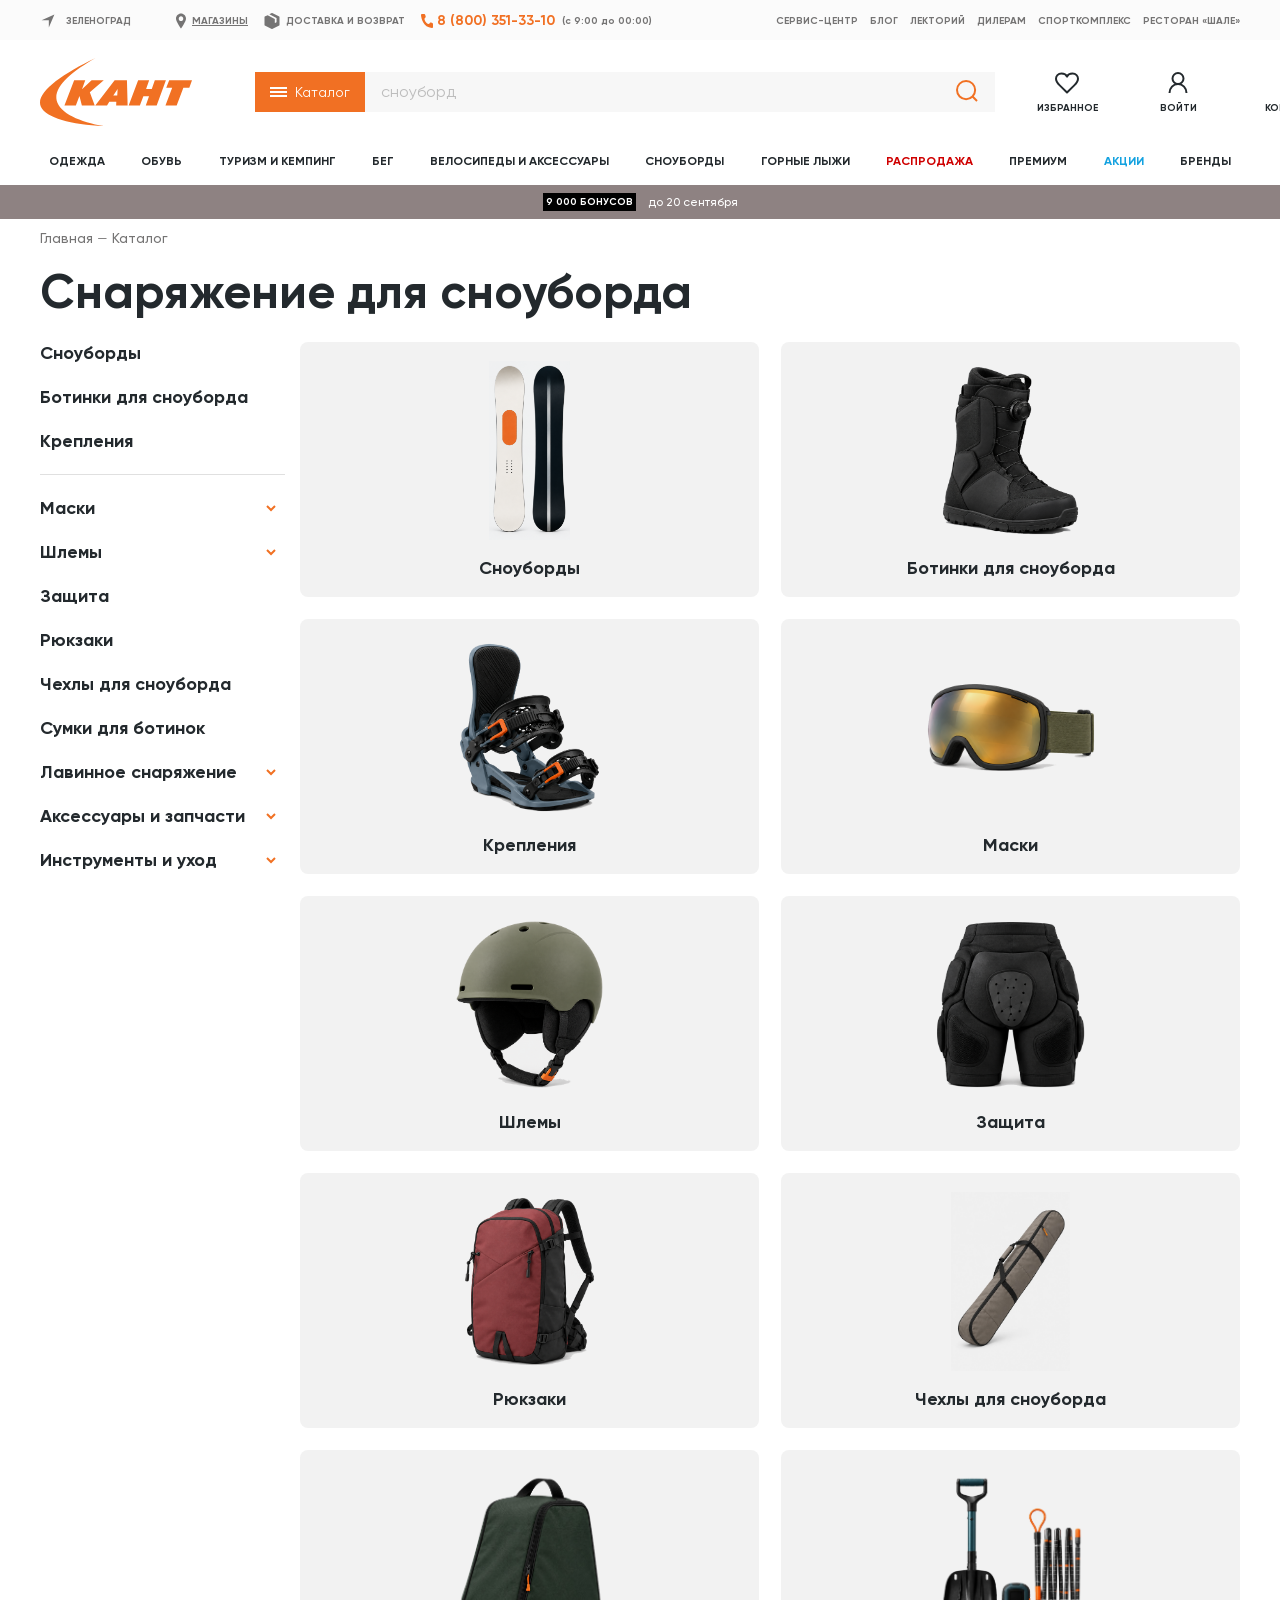
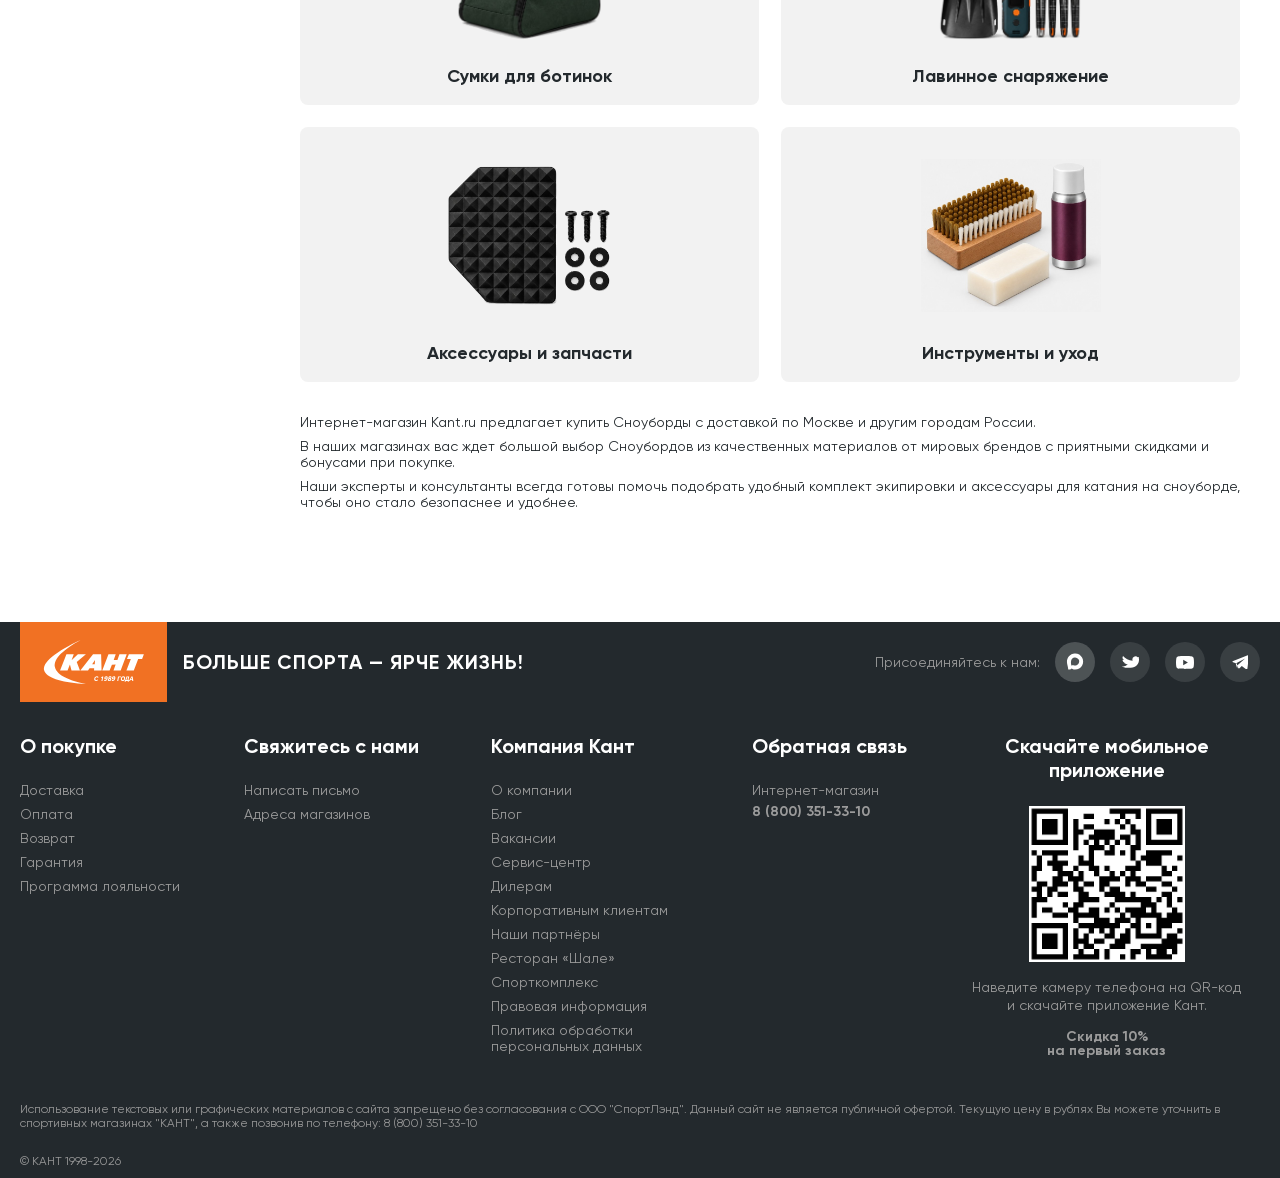
<file: index.html>
<!DOCTYPE html>
<html lang="ru">
<head>
  <meta charset="UTF-8">
  <meta name="viewport" content="width=device-width, initial-scale=1.0">
  <title>Сноуборды — купить сноуборд, цены в интернет-магазине КАНТ</title>
  <link rel="stylesheet" href="styles.css?v=4">
</head>
<body>
  <header class="header">
    <div class="topbar">
      <div class="container topbar__inner">
        <div class="topbar__left">
          <div class="topbar__city-wrap">
            <div class="topbar__city">
              <svg width="16" height="16" viewBox="0 0 20 20" fill="none" aria-hidden="true">
                <path fill-rule="evenodd" clip-rule="evenodd" d="M2 8.95668L18 2L11.0433 18V8.95668H2Z" fill="#757474"></path>
              </svg>
              <button class="topbar__city-btn" type="button" id="cityBtn">Зеленоград</button>
            </div>
          </div>

          <a class="topbar__link topbar__link--stores" href="#">
            <svg width="10" height="16" viewBox="0 0 10 16" fill="none" aria-hidden="true">
              <path fill-rule="evenodd" clip-rule="evenodd" d="M5.00366 0.5C2.23221 0.5 0 2.79625 0 5.65524C0 8.51531 5.00366 15.5 5.00366 15.5C5.00366 15.5 10 8.51531 10 5.65524C10 2.79625 7.77511 0.5 5.00366 0.5ZM5.00367 8.00012C3.73499 8.00012 2.73175 6.96843 2.73175 5.65536C2.73175 4.3423 3.73499 3.31168 5.00367 3.31168C6.27549 3.31168 7.2735 4.3423 7.2735 5.65536C7.2735 6.96843 6.27549 8.00012 5.00367 8.00012Z" fill="#757474"></path>
            </svg>
            Магазины
          </a>

          <a class="topbar__link" href="#">
            <svg width="16" height="16" viewBox="0 0 16 16" fill="none" aria-hidden="true">
              <path d="M15.4834 3.95755C15.4834 3.94063 15.4834 3.94063 15.4834 3.92372C15.4669 3.8899 15.4669 3.85607 15.4503 3.82225V3.80533C15.4338 3.77151 15.4007 3.73768 15.3841 3.72077L15.3675 3.70386C15.351 3.68695 15.3179 3.67003 15.3013 3.65312L15.2848 3.63621H15.2682L15.2517 3.6193L8.21523 0.0507378C8.08278 -0.0169126 7.91722 -0.0169126 7.76821 0.0507378L5.40066 1.25153L12.4702 4.95539L12.4868 4.9723C12.5033 4.9723 12.5033 4.98922 12.5199 4.98922C12.5364 5.00613 12.5364 5.02304 12.553 5.03995C12.553 5.05687 12.553 5.05687 12.553 5.07378V5.09069V9.01441C12.553 9.08206 12.5199 9.1328 12.4702 9.16663L11.0464 9.92769C10.9636 9.97843 10.8642 9.94461 10.8146 9.86004C10.798 9.84313 10.798 9.80931 10.798 9.77548V5.93632L3.6457 2.16481L3.62914 2.1479L0.764901 3.60238L0.748344 3.6193H0.731788L0.715232 3.63621C0.698675 3.65312 0.665563 3.67003 0.649007 3.68695L0.63245 3.70386C0.599338 3.73768 0.582781 3.77151 0.549669 3.80533V3.82225C0.533113 3.85607 0.516556 3.8899 0.516556 3.92372C0.516556 3.94063 0.516556 3.94063 0.516556 3.95755C0.516556 3.99137 0.5 4.00828 0.5 4.04211V4.05902V11.9403C0.5 12.1263 0.599338 12.3124 0.781457 12.3969L7.75166 15.9486C7.85099 15.9993 7.96689 16.0162 8.08278 15.9824L8.11589 15.9655C8.14901 15.9655 8.16556 15.9486 8.19868 15.9317L15.2185 12.38C15.3841 12.2955 15.5 12.1263 15.5 11.9234V4.05902V4.04211C15.4834 4.00828 15.4834 3.99137 15.4834 3.95755Z" fill="#757474"></path>
            </svg>
            Доставка и возврат
          </a>

          <div class="topbar__phone">
            <svg width="12" height="14" viewBox="0 0 12 14" fill="none" aria-hidden="true">
              <path d="M8.00051 9.94971L9.03383 8.74368C9.173 8.58326 9.34909 8.47345 9.5407 8.42757C9.73232 8.3817 9.93123 8.40174 10.1133 8.48525L11.3726 9.07211C11.5566 9.15927 11.7143 9.30803 11.826 9.49966C11.9376 9.69128 11.9982 9.91719 12 10.1489V12.8409C11.9989 12.9986 11.9705 13.1543 11.9165 13.2988C11.8625 13.4433 11.784 13.5735 11.6858 13.6817C11.5875 13.7898 11.4715 13.8737 11.3448 13.9281C11.218 13.9825 11.0831 14.0065 10.9482 13.9985C2.12352 13.3578 0.342894 4.63567 0.00614338 1.29757C-0.00948881 1.13365 0.0047939 0.967719 0.0480519 0.8107C0.0913098 0.653681 0.162563 0.509132 0.257123 0.386561C0.351683 0.26399 0.467407 0.166176 0.596683 0.0995532C0.725958 0.0329307 0.865855 -0.000990209 1.00717 2.2004e-05H3.23526C3.43408 0.000708891 3.62819 0.0708044 3.7926 0.201293C3.95702 0.331781 4.08422 0.516695 4.15786 0.73225L4.66068 2.20209C4.73461 2.41372 4.75347 2.64608 4.71491 2.87015C4.67635 3.09421 4.58208 3.30005 4.44387 3.46195L3.41055 4.66797C3.41055 4.66797 4.00563 9.36823 8.00051 9.94971Z" fill="#F17023"></path>
            </svg>
            <a href="tel:88003513310">8 (800) 351-33-10</a>
            <span class="topbar__hours">&nbsp;(c 9:00 до 00:00)</span>
          </div>
        </div>

        <nav class="topbar__right">
          <a class="topbar__nav" href="#">Сервис-центр</a>
          <a class="topbar__nav" href="#">Блог</a>
          <a class="topbar__nav" href="#">Лекторий</a>
          <a class="topbar__nav" href="#">Дилерам</a>
          <a class="topbar__nav" href="#">Спорткомплекс</a>
          <a class="topbar__nav" href="#">Ресторан «Шале»</a>
        </nav>
      </div>
    </div>

    <div class="header-mid">
      <div class="container header-mid__inner">
        <a class="logo" href="#" aria-label="Кант">
          <svg fill="none" height="68" viewBox="0 0 152 68" width="152" xmlns="http://www.w3.org/2000/svg">
            <path clip-rule="evenodd" d="M16.678 42.389C13.548 28.896 31.768 13.405 55.643 0 20.49 16.722-5.162 35.37.885 48.726 5.922 59.665 30.938 66.682 63.79 68c-23.548-3.967-44.18-12.891-47.112-25.611zm60.577-4.872h-3.956l4.334-6.45zM74.653 22.26 55.257 47.54h11.756l2.298-3.701h6.987l-.128 3.7h11.47l-.702-25.279zm40.175 0-3.045 8.67h-5.674l3.052-8.67h-11.02l-9.469 25.28h11.196l3.506-9.255 5.656-.067-3.246 9.321h10.902l9.226-25.279zm11.408 7.368 2.982-7.368H152l-2.674 7.368h-5.961l-6.701 17.911h-11.21l6.726-17.91zm-84.235 1.62 9.616-8.988h12.156L49.825 34.265l4.912 13.274H41.872l-2.413-9.587-3.618 9.587H24.432l9.73-25.279h11.099z" fill="#f17123" fill-rule="evenodd"></path>
          </svg>
        </a>

        <div class="search-wrap">
          <details class="catalog-dropdown" id="catalogDropdown">
            <summary class="catalog-btn" id="catalogBtn">
              <span class="burger" aria-hidden="true"><span></span><span></span><span></span></span>
              Каталог
            </summary>
            <ul class="catalog-menu" id="catalogMenu" role="menu">
              <li><a class="catalog-menu__link is-active" href="index.html">Снаряжение для сноуборда</a></li>
              <li><a class="catalog-menu__link" href="running.html">Снаряжение для бега</a></li>
            </ul>
          </details>
          <div class="search">
            <form class="search__form" action="#" role="search">
              <input class="search__input" type="text" placeholder=" " autocomplete="off">
              <span class="search__hint" id="searchHint">куртка</span>
              <button class="search__btn" type="submit" aria-label="Найти">
                <svg width="22" height="22" viewBox="0 0 22 22" fill="none">
                  <path d="M16.5493 16.5496L20.9998 21" stroke="#F17123" stroke-width="2"></path>
                  <path fill-rule="evenodd" clip-rule="evenodd" d="M19.1412 10.0706C19.1412 15.0798 15.0804 19.1412 10.0706 19.1412C5.0614 19.1412 1 15.0798 1 10.0706C1 5.0614 5.0614 1 10.0706 1C15.0804 1 19.1412 5.0614 19.1412 10.0706Z" stroke="#F17123" stroke-width="2"></path>
                </svg>
              </button>
            </form>
          </div>
        </div>

        <div class="header-icons">
          <a class="icon-link" href="#">
            <span class="icon-img">
              <svg viewBox="0 0 24 21" fill="none">
                <path fill-rule="evenodd" clip-rule="evenodd" d="M17.4996 1C13.3509 1 11.9992 4.09282 11.9992 4.09282C11.9992 4.09282 10.6491 1 6.50038 1C3.02741 1 1 3.71365 1 6.23846C1 8.76327 2.93044 11.0992 4.73208 12.8672L11.9992 20L19.2679 12.8672C21.0696 11.0992 23 8.76327 23 6.23846C23 3.71365 20.9726 1 17.4996 1Z" stroke-width="2" stroke-linecap="round" stroke-linejoin="round"></path>
              </svg>
            </span>
            Избранное
          </a>
          <button class="icon-link" type="button">
            <span class="icon-img">
              <svg viewBox="0 0 24 24" fill="none">
                <circle cx="12" cy="7.5" r="5.5" stroke="#23292D" stroke-width="2"></circle>
                <path d="M20.5 22C20.5 17.0294 16.6944 13 12 13C7.30558 13 3.5 17.0294 3.5 22" stroke="#23292D" stroke-width="2"></path>
              </svg>
            </span>
            Войти
          </button>
          <a class="icon-link" href="#">
            <span class="icon-img">
              <svg viewBox="0 0 24 24" fill="none">
                <rect x="4" y="7.3335" width="16" height="15.1667" stroke-width="2"></rect>
                <path d="M15.4284 7.33333C15.4284 4.11167 13.8934 1.5 11.9999 1.5C10.1063 1.5 8.57129 4.11167 8.57129 7.33333" stroke-width="2"></path>
              </svg>
              <span class="icon-count">0</span>
            </span>
            Корзина
          </a>
        </div>
      </div>
    </div>

    <nav class="nav">
      <ul class="nav__list">
        <li><a href="#">Одежда</a></li>
        <li><a href="#">Обувь</a></li>
        <li><a href="#">Туризм и кемпинг</a></li>
        <li><a href="#">Бег</a></li>
        <li><a href="#">Велосипеды и аксессуары</a></li>
        <li><a href="#">Сноуборды</a></li>
        <li><a href="#">Горные лыжи</a></li>
        <li><a class="is-sale" href="#">Распродажа</a></li>
        <li><a href="#">Премиум</a></li>
        <li><a class="is-promo" href="#">Акции</a></li>
        <li><a href="#">Бренды</a></li>
      </ul>
    </nav>
  </header>

  <a class="promo" href="#">
    <div class="container promo__inner">
      <div class="promo__left">9 000 бонусов</div>
      <span class="promo__right">до 20 сентября</span>
    </div>
  </a>

  <main class="catalog">
    <div class="container breadcrumb-wrap">
      <ol class="breadcrumb">
        <li><a href="#">Главная</a></li>
        <li><span class="breadcrumb__sep">—</span><a href="#">Каталог</a></li>
      </ol>
    </div>

    <div class="container">
      <div class="heading">
        <h1>Снаряжение для сноуборда</h1>
      </div>

      <div class="columns">
        <aside class="sidemenu">
          <a href="#">Сноуборды</a>
          <a href="#">Ботинки для сноуборда</a>
          <a href="#">Крепления</a>
          <hr class="sidemenu__hr">
          <a class="sidemenu__spoiler" href="#">Маски</a>
          <a class="sidemenu__spoiler" href="#">Шлемы</a>
          <a href="#">Защита</a>
          <a href="#">Рюкзаки</a>
          <a href="#">Чехлы для сноуборда</a>
          <a href="#">Сумки для ботинок</a>
          <a class="sidemenu__spoiler" href="#">Лавинное снаряжение</a>
          <a class="sidemenu__spoiler" href="#">Аксессуары и запчасти</a>
          <a class="sidemenu__spoiler" href="#">Инструменты и уход</a>
        </aside>

        <div class="main">
          <div class="cards">
            <a class="card card--snowboards" href="#">
              <div class="card__media">
                <div class="card__figure">
                  <img class="card__img" src="images/snowboard-illust.png?v=2" alt="Сноуборды">
                </div>
                <span class="card__title">Сноуборды</span>
              </div>
            </a>
            <a class="card card--boots" href="#">
              <div class="card__media">
                <div class="card__figure">
                  <img class="card__img" src="images/boots-illust.png?v=2" alt="Ботинки для сноуборда">
                </div>
                <span class="card__title">Ботинки для сноуборда</span>
              </div>
            </a>
            <a class="card card--bindings" href="#">
              <div class="card__media">
                <div class="card__figure">
                  <img class="card__img" src="images/bindings-illust.png" alt="Крепления">
                </div>
                <span class="card__title">Крепления</span>
              </div>
            </a>
            <a class="card card--masks" href="#">
              <div class="card__media">
                <div class="card__figure">
                  <img class="card__img" src="images/masks-illust.png" alt="Маски">
                </div>
                <span class="card__title">Маски</span>
              </div>
            </a>
            <a class="card card--helmets" href="#">
              <div class="card__media">
                <div class="card__figure">
                  <img class="card__img" src="images/helmet-illust.png" alt="Шлемы">
                </div>
                <span class="card__title">Шлемы</span>
              </div>
            </a>
            <a class="card card--protection" href="#">
              <div class="card__media">
                <div class="card__figure">
                  <img class="card__img" src="images/protection-illust.png" alt="Защита">
                </div>
                <span class="card__title">Защита</span>
              </div>
            </a>
            <a class="card card--backpacks" href="#">
              <div class="card__media">
                <div class="card__figure">
                  <img class="card__img" src="images/backpack-illust.png" alt="Рюкзаки">
                </div>
                <span class="card__title">Рюкзаки</span>
              </div>
            </a>
            <a class="card card--covers" href="#">
              <div class="card__media">
                <div class="card__figure">
                  <img class="card__img" src="images/covers-photo.jpg" alt="Чехлы для сноуборда">
                </div>
                <span class="card__title">Чехлы для сноуборда</span>
              </div>
            </a>
            <a class="card card--bags" href="#">
              <div class="card__media">
                <div class="card__figure">
                  <img class="card__img" src="images/bags-illust.png" alt="Сумки для ботинок">
                </div>
                <span class="card__title">Сумки для ботинок</span>
              </div>
            </a>
            <a class="card card--avalanche" href="#">
              <div class="card__media">
                <div class="card__figure">
                  <img class="card__img" src="images/avalanche-illust.png" alt="Лавинное снаряжение">
                </div>
                <span class="card__title">Лавинное снаряжение</span>
              </div>
            </a>
            <a class="card card--accessories" href="#">
              <div class="card__media">
                <div class="card__figure">
                  <img class="card__img" src="images/accessories-illust.png" alt="Аксессуары и запчасти">
                </div>
                <span class="card__title">Аксессуары и запчасти</span>
              </div>
            </a>
            <a class="card card--tools" href="#">
              <div class="card__media">
                <div class="card__figure">
                  <img class="card__img" src="images/tools-illust.png?v=4" alt="Инструменты и уход">
                </div>
                <span class="card__title">Инструменты и уход</span>
              </div>
            </a>
          </div>

          <div class="description">
            <p>Интернет-магазин Kant.ru предлагает купить Сноуборды с доставкой по Москве и другим городам России.</p>
            <p>В наших магазинах вас ждет большой выбор Сноубордов из качественных материалов от мировых брендов с приятными скидками и бонусами при покупке.</p>
            <p>Наши эксперты и консультанты всегда готовы помочь подобрать удобный комплект экипировки и аксессуары для катания на сноуборде, чтобы оно стало безопаснее и удобнее.</p>
          </div>
        </div>
      </div>
    </div>
  </main>

  <footer class="footer">
    <div class="footer__inner">
      <div class="footer__top">
        <a class="footer__logo" href="#" aria-label="Кант">
          <svg width="147" height="80" viewBox="0 0 147 80" fill="none" xmlns="http://www.w3.org/2000/svg">
            <path fill-rule="evenodd" clip-rule="evenodd" d="M0 0H147V80H0V0Z" fill="#F17123"></path>
            <path fill-rule="evenodd" clip-rule="evenodd" d="M34.9575 45.3055C32.901 36.6209 44.8714 26.6502 60.5581 18.022C37.4621 28.7852 20.6088 40.7879 24.5818 49.3845C27.8907 56.4254 44.3263 60.9418 65.9105 61.7904C50.4393 59.2371 36.8843 53.4929 34.9575 45.3055ZM74.7586 42.1698H72.1597L75.0068 38.0179L74.7586 42.1698ZM73.0473 32.35L60.3038 48.6211H68.0274L69.5373 46.2389H74.128L74.0436 48.6211H81.5802L81.1187 32.35H73.0473ZM99.4416 32.3502L97.441 37.9309H93.7136L95.7187 32.3502H88.4786L82.2572 48.6209H89.6132L91.9164 42.6645L95.6324 42.6211L93.4999 48.6209H100.663L106.724 32.3502H99.4416ZM106.939 37.0927L108.898 32.3503H123.866L122.109 37.0927H118.193L113.79 48.6211H106.425L110.844 37.0927H106.939ZM51.5959 38.1347L57.9134 32.3502H65.8997L56.7358 40.0773L59.9634 48.6209H51.5111L49.9253 42.4504L47.5484 48.6209H40.0528L46.4457 32.3502H53.7375L51.5959 38.1347Z" fill="white"></path>
            <path fill-rule="evenodd" clip-rule="evenodd" d="M74.2774 56.6532C74.546 55.2509 75.6015 54.3352 76.9064 54.3352C77.7508 54.3352 78.3585 54.7194 78.6016 55.3725L77.6805 55.7887C77.5205 55.3981 77.2199 55.1868 76.7785 55.1868C76.0621 55.1868 75.2625 55.8528 75.2625 57.0886C75.2625 57.7673 75.6527 58.1195 76.2092 58.1195C76.6506 58.1195 77.028 57.9082 77.3414 57.5176L78.109 57.9338C77.6101 58.5869 76.8489 58.9711 76.0045 58.9711C74.8914 58.9711 74.2198 58.3052 74.2198 57.2359C74.2198 57.0502 74.239 56.8581 74.2774 56.6532ZM81.4537 58.8943L82.0997 55.539L81.2617 56.0705L80.8268 55.4558L82.4388 54.412H83.3151L82.4452 58.8943H81.4537ZM85.4096 58.1515C85.8318 58.1515 86.2476 57.9018 86.4779 57.0502C86.2156 57.2359 85.8766 57.3639 85.512 57.3639C84.7891 57.3639 84.335 56.9285 84.335 56.2241C84.335 55.1164 85.1921 54.3352 86.2924 54.3352C87.1559 54.3352 87.6869 54.7962 87.6869 55.7887C87.6869 56 87.6613 56.2434 87.6101 56.5059C87.2775 58.2091 86.3755 58.9711 85.2689 58.9711C84.738 58.9711 84.303 58.7854 84.0215 58.4461L84.738 57.8634C84.9107 58.0555 85.1346 58.1515 85.4096 58.1515ZM85.9022 56.5571C86.1644 56.5571 86.4075 56.4611 86.6442 56.2754C86.6698 56.1089 86.6826 55.9616 86.6826 55.84C86.6826 55.3213 86.4651 55.1548 86.1516 55.1548C85.6975 55.1548 85.3457 55.5006 85.3457 56.0641C85.3457 56.3778 85.5312 56.5571 85.9022 56.5571ZM88.438 55.5774C88.5788 54.8475 89.2696 54.3352 90.2036 54.3352C91.0543 54.3352 91.5341 54.7578 91.5341 55.3277C91.5341 55.8143 91.2271 56.2946 90.7665 56.5443C91.1439 56.7748 91.3166 57.0694 91.3166 57.4151C91.3166 58.3244 90.453 58.9647 89.3144 58.9647C88.3933 58.9647 87.8304 58.5613 87.8304 57.8954C87.8304 57.3319 88.1694 56.8068 88.7643 56.5187C88.534 56.301 88.4189 56.0513 88.4189 55.7823C88.4189 55.7119 88.4253 55.6479 88.438 55.5774ZM88.8794 57.6136C88.873 57.6521 88.8666 57.6905 88.8666 57.7289C88.8666 58.017 89.1097 58.1899 89.4807 58.1899C89.9349 58.1899 90.2739 57.9658 90.2739 57.6008C90.2739 57.3511 90.0628 57.1846 89.404 56.9157C89.1225 57.0822 88.937 57.3383 88.8794 57.6136ZM90.5234 55.6351C90.5298 55.5966 90.5362 55.5518 90.5362 55.5134C90.5362 55.2765 90.3635 55.1164 90.0692 55.1164C89.7046 55.1164 89.4232 55.3469 89.4232 55.6415C89.4232 55.8464 89.6023 56 90.1012 56.2113C90.3123 56.0833 90.4722 55.8976 90.5234 55.6351ZM93.0785 58.1515C93.5007 58.1515 93.9165 57.9018 94.1467 57.0502C93.8845 57.2359 93.5454 57.3639 93.1808 57.3639C92.458 57.3639 92.0038 56.9285 92.0038 56.2241C92.0038 55.1164 92.861 54.3352 93.9612 54.3352C94.8248 54.3352 95.3557 54.7962 95.3557 55.7887C95.3557 56 95.3301 56.2434 95.279 56.5059C94.9463 58.2091 94.0444 58.9711 92.9377 58.9711C92.4068 58.9711 91.9718 58.7854 91.6904 58.4461L92.4068 57.8634C92.5795 58.0555 92.8034 58.1515 93.0785 58.1515ZM93.571 56.5571C93.8333 56.5571 94.0764 56.4611 94.3131 56.2754C94.3386 56.1089 94.3514 55.9616 94.3514 55.84C94.3514 55.3213 94.1339 55.1548 93.8205 55.1548C93.3663 55.1548 93.0145 55.5006 93.0145 56.0641C93.0145 56.3778 93.2 56.5571 93.571 56.5571ZM97.2099 58.8943L98.0799 54.412H101.118L100.952 55.2509H98.9306L98.227 58.8943H97.2099ZM105.113 56.6532C104.85 57.9722 103.865 58.9711 102.541 58.9711C101.422 58.9711 100.814 58.254 100.814 57.2359C100.814 55.6479 101.959 54.3352 103.443 54.3352C104.569 54.3352 105.17 55.0588 105.17 56.0833C105.17 56.2626 105.151 56.4547 105.113 56.6532ZM101.908 56.6532C101.876 56.8196 101.857 56.9797 101.857 57.1206C101.857 57.7481 102.164 58.1195 102.707 58.1195C103.437 58.1195 104.128 57.3575 104.128 56.1985C104.128 55.5646 103.821 55.1868 103.277 55.1868C102.612 55.1868 102.081 55.7503 101.908 56.6532ZM109.03 58.0875L108.723 59.6627H107.706L107.86 58.8943H105.813L105.659 59.6627H104.648L104.949 58.0875H105.352C105.774 57.2102 106.075 56.0513 106.248 55.1676L106.395 54.412H109.241L108.525 58.0875H109.03ZM106.363 58.0875H107.54L108.096 55.2188H107.22C107.041 56.1409 106.766 57.2102 106.363 58.0875ZM112.634 54.412L113.325 58.8943H112.238L112.116 57.9722H110.485L110.025 58.8943H108.937L111.368 54.412H112.634ZM111.809 55.3725L110.901 57.1654H112.027L111.809 55.3725Z" fill="white"></path>
          </svg>
        </a>
        <h5 class="footer__slogan">Больше спорта — ярче жизнь!</h5>
        <div class="footer__social">
          <span class="footer__social-label">Присоединяйтесь к нам:</span>
          <div class="footer__social-list">
            <a class="social-btn" href="#" aria-label="MAX">
              <svg width="40" height="40" viewBox="0 0 40 40" fill="none">
                <circle opacity="0.1" cx="20" cy="20" r="20" fill="#fff"></circle>
                <path d="M19.778 11.472c-4.829.253-8.016 4.04-7.815 8.815.088 2.09.928 3.889 1.127 5.873.051.514-.097 1.148.496 1.372.729.276 1.847-.187 2.458-.61a2.3 2.3 0 0 0 .56-.51c.632.419 1.232.824 1.984 1.005 3.313.794 6.942-1.024 8.556-3.943 3.032-5.483-1.068-12.33-7.366-12.002Zm-1.875 11.445c-.262.203-.514.481-.803.64-.42.225-.549-.008-.706-.379-.496-1.178-.556-3.185-.267-4.419.39-1.678 1.688-3.155 3.473-3.312 1.805-.16 3.481.757 4.238 2.412 1.676 3.683-2.613 7.32-5.935 5.06v-.002Z" fill="#fff"></path>
              </svg>
            </a>
            <a class="social-btn" href="#" aria-label="ВКонтакте">
              <svg width="18" height="12" viewBox="0 0 18 12" fill="none"><path d="M9.7 11.8c5.4 0 8.3-4.1 8.3-7.7 0-.12 0-.24-.01-.35A5.8 5.8 0 0 0 19.4 2c-.6.27-1.24.45-1.91.53A3.08 3.08 0 0 0 18.84.48a6.13 6.13 0 0 1-2.11.81A3.06 3.06 0 0 0 11.5 4.1c0 .24.03.47.08.7C7.7 4.64 4.3 2.8 2.02.06A3.05 3.05 0 0 0 2.97 4.1c-.52-.02-1.01-.16-1.44-.4v.04c0 1.48 1.05 2.72 2.45 3A3.07 3.07 0 0 1 2.7 6.8c1.2.93 2.63 1.47 4.16 1.52A6.16 6.16 0 0 1 .7 10.2c1.47.95 3.22 1.5 5.09 1.5h.01z" fill="#fff"/></svg>
            </a>
            <a class="social-btn" href="#" aria-label="YouTube">
              <svg width="18" height="13" viewBox="0 0 18 13" fill="none"><path d="M17.6 2.04A2.26 2.26 0 0 0 16 0.44C14.6 0.06 9 0.06 9 0.06s-5.6 0-7 .38A2.26 2.26 0 0 0 .4 2.04 23.7 23.7 0 0 0 0 6.5c0 1.64.15 3.27.4 4.46A2.26 2.26 0 0 0 2 12.56c1.4.38 7 .38 7 .38s5.6 0 7-.38a2.26 2.26 0 0 0 1.6-1.6c.25-1.19.4-2.82.4-4.46 0-1.64-.15-3.27-.4-4.46zM7.2 9.3V3.7L11.88 6.5 7.2 9.3z" fill="#fff"/></svg>
            </a>
            <a class="social-btn" href="#" aria-label="Telegram">
              <svg width="16" height="14" viewBox="0 0 16 14" fill="none"><path d="M15.7.3 1.2 5.9c-1 .4-.96 1.1-.18 1.36l3.7 1.16 1.42 4.34c.17.47.31.64.8.64.42 0 .6-.19.83-.42l2-1.94 4.16 3.07c.76.42 1.31.2 1.5-.7L16.9 1.1C17.14.14 16.54-.22 15.7.3zM13.1 3.4l-7.6 6.86-.3 3.36-1.5-5.04 9.4-5.18z" fill="#fff"/></svg>
            </a>
          </div>
        </div>
      </div>

      <div class="footer__cols">
        <div class="footer__col footer__col--buy">
          <h5>О покупке</h5>
          <ul>
            <li><a href="#">Доставка</a></li>
            <li><a href="#">Оплата</a></li>
            <li><a href="#">Возврат</a></li>
            <li><a href="#">Гарантия</a></li>
            <li><a href="#">Программа лояльности</a></li>
          </ul>
        </div>
        <div class="footer__col footer__col--contact">
          <h5>Свяжитесь с нами</h5>
          <ul>
            <li><a href="#">Написать письмо</a></li>
            <li><a href="#">Адреса магазинов</a></li>
          </ul>
        </div>
        <div class="footer__col footer__col--company">
          <h5>Компания Кант</h5>
          <ul>
            <li><a href="#">О компании</a></li>
            <li><a href="#">Блог</a></li>
            <li><a href="#">Вакансии</a></li>
            <li><a href="#">Сервис-центр</a></li>
            <li><a href="#">Дилерам</a></li>
            <li><a href="#">Корпоративным клиентам</a></li>
            <li><a href="#">Наши партнёры</a></li>
            <li><a href="#">Ресторан «Шале»</a></li>
            <li><a href="#">Спорткомплекс</a></li>
            <li><a href="#">Правовая информация</a></li>
            <li><a href="#">Политика обработки персональных данных</a></li>
          </ul>
        </div>
        <div class="footer__col footer__col--feedback">
          <h5>Обратная связь</h5>
          <div class="footer__shop-label">Интернет-магазин</div>
          <a class="footer__shop-phone" href="tel:88003513310">8 (800) 351-33-10</a>
        </div>
        <div class="footer__col footer__col--app">
          <h5>Скачайте мобильное<br>приложение</h5>
          <div class="footer__app">
            <img src="images/qr.png" alt="Скачать приложение">
            <span class="footer__app-text">Наведите камеру телефона на QR-код<br>и скачайте приложение Кант.</span>
            <span class="footer__app-sale">Скидка 10%<br>на первый заказ</span>
          </div>
        </div>
      </div>

      <div class="footer__legal">
        <span>Использование текстовых или графических материалов с сайта запрещено без согласования с ООО "СпортЛэнд". Данный сайт не является публичной офертой. Текущую цену в рублях Вы можете уточнить в спортивных магазинах "КАНТ", а также позвонив по телефону: 8 (800) 351-33-10</span>
        <span>© КАНТ 1998-2026</span>
      </div>
    </div>
  </footer>

  <button class="scroll-top" type="button" id="scrollTop" aria-label="Наверх">
    <svg width="44" height="44" viewBox="0 0 48 48" fill="none">
      <path d="M30.0697 21.57L23.9997 15.5L17.9297 21.57" stroke="#23292D" stroke-width="2"/>
    </svg>
  </button>

  <script src="app.js?v=4"></script>
</body>
</html>
</file>
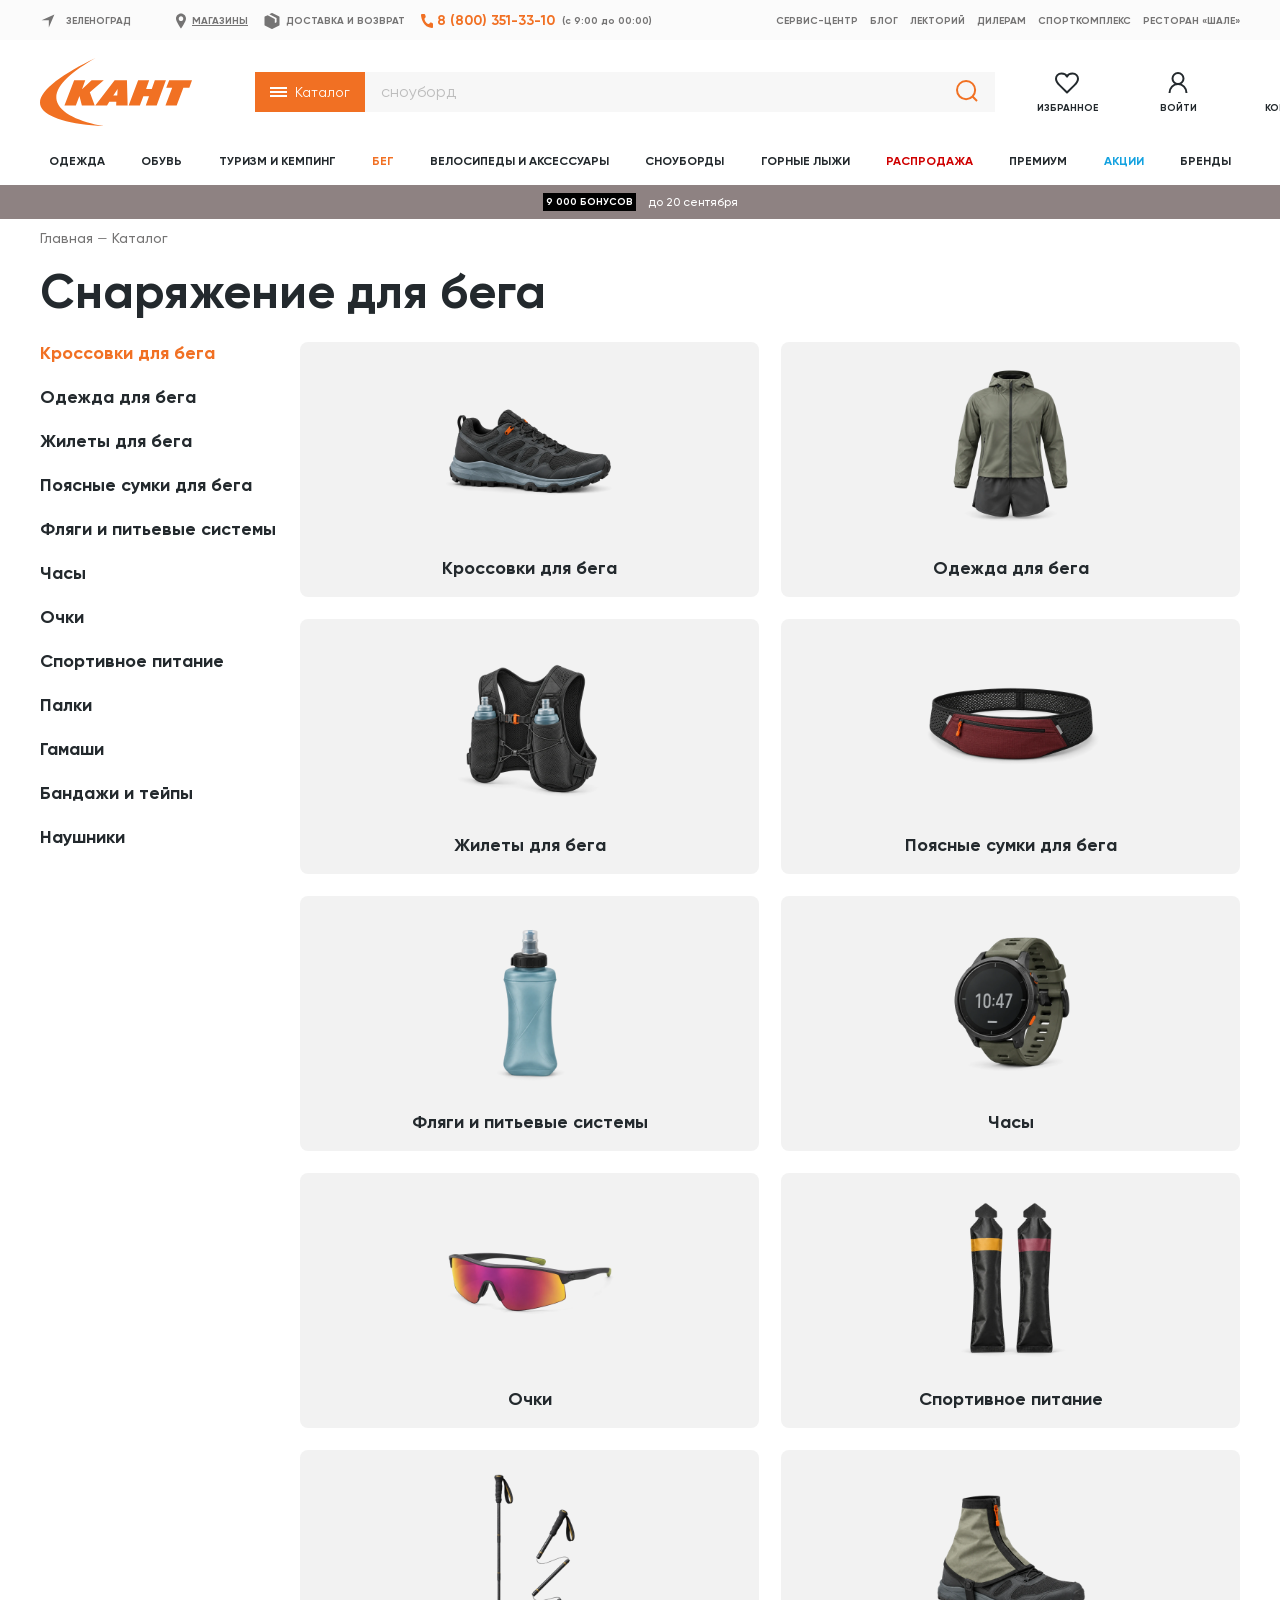
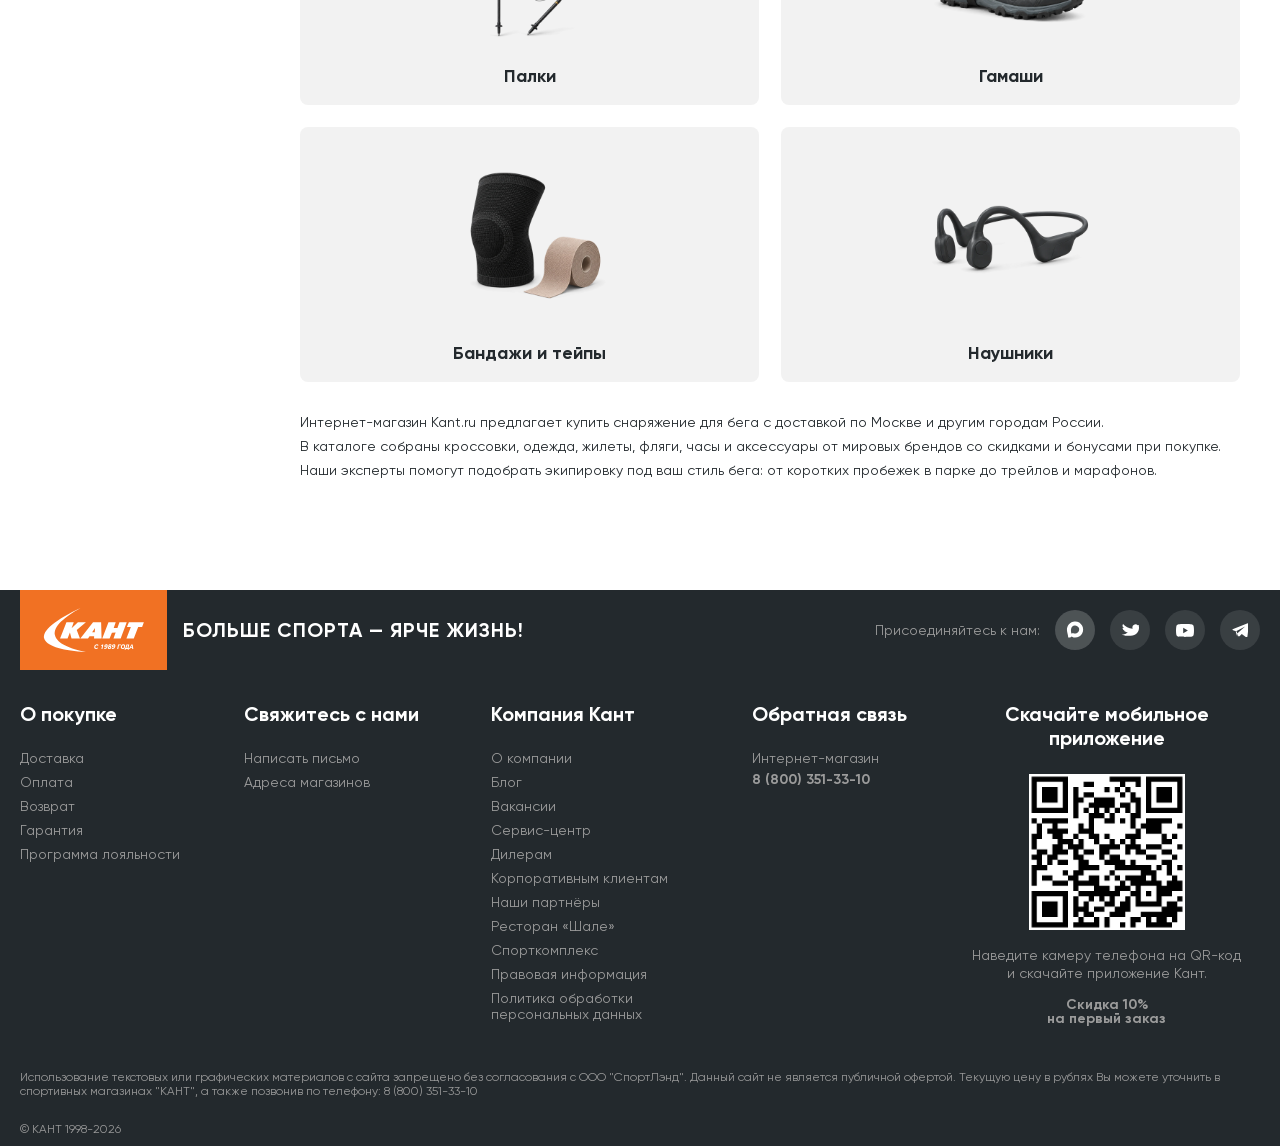
<file: running.html>
<!DOCTYPE html>
<html lang="ru">
<head>
  <meta charset="UTF-8">
  <meta name="viewport" content="width=device-width, initial-scale=1.0">
  <title>Снаряжение для бега — купить в интернет-магазине КАНТ</title>
  <link rel="stylesheet" href="styles.css?v=4">
</head>
<body>
  <header class="header">
    <div class="topbar">
      <div class="container topbar__inner">
        <div class="topbar__left">
          <div class="topbar__city-wrap">
            <div class="topbar__city">
              <svg width="16" height="16" viewBox="0 0 20 20" fill="none" aria-hidden="true">
                <path fill-rule="evenodd" clip-rule="evenodd" d="M2 8.95668L18 2L11.0433 18V8.95668H2Z" fill="#757474"></path>
              </svg>
              <button class="topbar__city-btn" type="button" id="cityBtn">Зеленоград</button>
            </div>
          </div>

          <a class="topbar__link topbar__link--stores" href="#">
            <svg width="10" height="16" viewBox="0 0 10 16" fill="none" aria-hidden="true">
              <path fill-rule="evenodd" clip-rule="evenodd" d="M5.00366 0.5C2.23221 0.5 0 2.79625 0 5.65524C0 8.51531 5.00366 15.5 5.00366 15.5C5.00366 15.5 10 8.51531 10 5.65524C10 2.79625 7.77511 0.5 5.00366 0.5ZM5.00367 8.00012C3.73499 8.00012 2.73175 6.96843 2.73175 5.65536C2.73175 4.3423 3.73499 3.31168 5.00367 3.31168C6.27549 3.31168 7.2735 4.3423 7.2735 5.65536C7.2735 6.96843 6.27549 8.00012 5.00367 8.00012Z" fill="#757474"></path>
            </svg>
            Магазины
          </a>

          <a class="topbar__link" href="#">
            <svg width="16" height="16" viewBox="0 0 16 16" fill="none" aria-hidden="true">
              <path d="M15.4834 3.95755C15.4834 3.94063 15.4834 3.94063 15.4834 3.92372C15.4669 3.8899 15.4669 3.85607 15.4503 3.82225V3.80533C15.4338 3.77151 15.4007 3.73768 15.3841 3.72077L15.3675 3.70386C15.351 3.68695 15.3179 3.67003 15.3013 3.65312L15.2848 3.63621H15.2682L15.2517 3.6193L8.21523 0.0507378C8.08278 -0.0169126 7.91722 -0.0169126 7.76821 0.0507378L5.40066 1.25153L12.4702 4.95539L12.4868 4.9723C12.5033 4.9723 12.5033 4.98922 12.5199 4.98922C12.5364 5.00613 12.5364 5.02304 12.553 5.03995C12.553 5.05687 12.553 5.05687 12.553 5.07378V5.09069V9.01441C12.553 9.08206 12.5199 9.1328 12.4702 9.16663L11.0464 9.92769C10.9636 9.97843 10.8642 9.94461 10.8146 9.86004C10.798 9.84313 10.798 9.80931 10.798 9.77548V5.93632L3.6457 2.16481L3.62914 2.1479L0.764901 3.60238L0.748344 3.6193H0.731788L0.715232 3.63621C0.698675 3.65312 0.665563 3.67003 0.649007 3.68695L0.63245 3.70386C0.599338 3.73768 0.582781 3.77151 0.549669 3.80533V3.82225C0.533113 3.85607 0.516556 3.8899 0.516556 3.92372C0.516556 3.94063 0.516556 3.94063 0.516556 3.95755C0.516556 3.99137 0.5 4.00828 0.5 4.04211V4.05902V11.9403C0.5 12.1263 0.599338 12.3124 0.781457 12.3969L7.75166 15.9486C7.85099 15.9993 7.96689 16.0162 8.08278 15.9824L8.11589 15.9655C8.14901 15.9655 8.16556 15.9486 8.19868 15.9317L15.2185 12.38C15.3841 12.2955 15.5 12.1263 15.5 11.9234V4.05902V4.04211C15.4834 4.00828 15.4834 3.99137 15.4834 3.95755Z" fill="#757474"></path>
            </svg>
            Доставка и возврат
          </a>

          <div class="topbar__phone">
            <svg width="12" height="14" viewBox="0 0 12 14" fill="none" aria-hidden="true">
              <path d="M8.00051 9.94971L9.03383 8.74368C9.173 8.58326 9.34909 8.47345 9.5407 8.42757C9.73232 8.3817 9.93123 8.40174 10.1133 8.48525L11.3726 9.07211C11.5566 9.15927 11.7143 9.30803 11.826 9.49966C11.9376 9.69128 11.9982 9.91719 12 10.1489V12.8409C11.9989 12.9986 11.9705 13.1543 11.9165 13.2988C11.8625 13.4433 11.784 13.5735 11.6858 13.6817C11.5875 13.7898 11.4715 13.8737 11.3448 13.9281C11.218 13.9825 11.0831 14.0065 10.9482 13.9985C2.12352 13.3578 0.342894 4.63567 0.00614338 1.29757C-0.00948881 1.13365 0.0047939 0.967719 0.0480519 0.8107C0.0913098 0.653681 0.162563 0.509132 0.257123 0.386561C0.351683 0.26399 0.467407 0.166176 0.596683 0.0995532C0.725958 0.0329307 0.865855 -0.000990209 1.00717 2.2004e-05H3.23526C3.43408 0.000708891 3.62819 0.0708044 3.7926 0.201293C3.95702 0.331781 4.08422 0.516695 4.15786 0.73225L4.66068 2.20209C4.73461 2.41372 4.75347 2.64608 4.71491 2.87015C4.67635 3.09421 4.58208 3.30005 4.44387 3.46195L3.41055 4.66797C3.41055 4.66797 4.00563 9.36823 8.00051 9.94971Z" fill="#F17023"></path>
            </svg>
            <a href="tel:88003513310">8 (800) 351-33-10</a>
            <span class="topbar__hours">&nbsp;(c 9:00 до 00:00)</span>
          </div>
        </div>

        <nav class="topbar__right">
          <a class="topbar__nav" href="#">Сервис-центр</a>
          <a class="topbar__nav" href="#">Блог</a>
          <a class="topbar__nav" href="#">Лекторий</a>
          <a class="topbar__nav" href="#">Дилерам</a>
          <a class="topbar__nav" href="#">Спорткомплекс</a>
          <a class="topbar__nav" href="#">Ресторан «Шале»</a>
        </nav>
      </div>
    </div>

    <div class="header-mid">
      <div class="container header-mid__inner">
        <a class="logo" href="#" aria-label="Кант">
          <svg fill="none" height="68" viewBox="0 0 152 68" width="152" xmlns="http://www.w3.org/2000/svg">
            <path clip-rule="evenodd" d="M16.678 42.389C13.548 28.896 31.768 13.405 55.643 0 20.49 16.722-5.162 35.37.885 48.726 5.922 59.665 30.938 66.682 63.79 68c-23.548-3.967-44.18-12.891-47.112-25.611zm60.577-4.872h-3.956l4.334-6.45zM74.653 22.26 55.257 47.54h11.756l2.298-3.701h6.987l-.128 3.7h11.47l-.702-25.279zm40.175 0-3.045 8.67h-5.674l3.052-8.67h-11.02l-9.469 25.28h11.196l3.506-9.255 5.656-.067-3.246 9.321h10.902l9.226-25.279zm11.408 7.368 2.982-7.368H152l-2.674 7.368h-5.961l-6.701 17.911h-11.21l6.726-17.91zm-84.235 1.62 9.616-8.988h12.156L49.825 34.265l4.912 13.274H41.872l-2.413-9.587-3.618 9.587H24.432l9.73-25.279h11.099z" fill="#f17123" fill-rule="evenodd"></path>
          </svg>
        </a>

        <div class="search-wrap">
          <details class="catalog-dropdown" id="catalogDropdown">
            <summary class="catalog-btn" id="catalogBtn">
              <span class="burger" aria-hidden="true"><span></span><span></span><span></span></span>
              Каталог
            </summary>
            <ul class="catalog-menu" id="catalogMenu" role="menu">
              <li><a class="catalog-menu__link" href="index.html">Снаряжение для сноуборда</a></li>
              <li><a class="catalog-menu__link is-active" href="running.html">Снаряжение для бега</a></li>
              <li><a class="catalog-menu__link" href="skiing.html">Горнолыжное снаряжение</a></li>
            </ul>
          </details>
          <div class="search">
            <form class="search__form" action="#" role="search">
              <input class="search__input" type="text" placeholder=" " autocomplete="off">
              <span class="search__hint" id="searchHint">куртка</span>
              <button class="search__btn" type="submit" aria-label="Найти">
                <svg width="22" height="22" viewBox="0 0 22 22" fill="none">
                  <path d="M16.5493 16.5496L20.9998 21" stroke="#F17123" stroke-width="2"></path>
                  <path fill-rule="evenodd" clip-rule="evenodd" d="M19.1412 10.0706C19.1412 15.0798 15.0804 19.1412 10.0706 19.1412C5.0614 19.1412 1 15.0798 1 10.0706C1 5.0614 5.0614 1 10.0706 1C15.0804 1 19.1412 5.0614 19.1412 10.0706Z" stroke="#F17123" stroke-width="2"></path>
                </svg>
              </button>
            </form>
          </div>
        </div>

        <div class="header-icons">
          <a class="icon-link" href="#">
            <span class="icon-img">
              <svg viewBox="0 0 24 21" fill="none">
                <path fill-rule="evenodd" clip-rule="evenodd" d="M17.4996 1C13.3509 1 11.9992 4.09282 11.9992 4.09282C11.9992 4.09282 10.6491 1 6.50038 1C3.02741 1 1 3.71365 1 6.23846C1 8.76327 2.93044 11.0992 4.73208 12.8672L11.9992 20L19.2679 12.8672C21.0696 11.0992 23 8.76327 23 6.23846C23 3.71365 20.9726 1 17.4996 1Z" stroke-width="2" stroke-linecap="round" stroke-linejoin="round"></path>
              </svg>
            </span>
            Избранное
          </a>
          <button class="icon-link" type="button">
            <span class="icon-img">
              <svg viewBox="0 0 24 24" fill="none">
                <circle cx="12" cy="7.5" r="5.5" stroke="#23292D" stroke-width="2"></circle>
                <path d="M20.5 22C20.5 17.0294 16.6944 13 12 13C7.30558 13 3.5 17.0294 3.5 22" stroke="#23292D" stroke-width="2"></path>
              </svg>
            </span>
            Войти
          </button>
          <a class="icon-link" href="#">
            <span class="icon-img">
              <svg viewBox="0 0 24 24" fill="none">
                <rect x="4" y="7.3335" width="16" height="15.1667" stroke-width="2"></rect>
                <path d="M15.4284 7.33333C15.4284 4.11167 13.8934 1.5 11.9999 1.5C10.1063 1.5 8.57129 4.11167 8.57129 7.33333" stroke-width="2"></path>
              </svg>
              <span class="icon-count">0</span>
            </span>
            Корзина
          </a>
        </div>
      </div>
    </div>

    <nav class="nav">
      <ul class="nav__list">
        <li><a href="#">Одежда</a></li>
        <li><a href="#">Обувь</a></li>
        <li><a href="#">Туризм и кемпинг</a></li>
        <li><a class="is-current" href="running.html">Бег</a></li>
        <li><a href="#">Велосипеды и аксессуары</a></li>
        <li><a href="#">Сноуборды</a></li>
        <li><a href="#">Горные лыжи</a></li>
        <li><a class="is-sale" href="#">Распродажа</a></li>
        <li><a href="#">Премиум</a></li>
        <li><a class="is-promo" href="#">Акции</a></li>
        <li><a href="#">Бренды</a></li>
      </ul>
    </nav>
  </header>

  <a class="promo" href="#">
    <div class="container promo__inner">
      <div class="promo__left">9 000 бонусов</div>
      <span class="promo__right">до 20 сентября</span>
    </div>
  </a>

  <main class="catalog">
    <div class="container breadcrumb-wrap">
      <ol class="breadcrumb">
        <li><a href="#">Главная</a></li>
        <li><span class="breadcrumb__sep">—</span><a href="#">Каталог</a></li>
      </ol>
    </div>

    <div class="container">
      <div class="heading">
        <h1>Снаряжение для бега</h1>
      </div>

      <div class="columns">
        <aside class="sidemenu">
          <a class="is-active" href="#">Кроссовки для бега</a>
          <a href="#">Одежда для бега</a>
          <a href="#">Жилеты для бега</a>
          <a href="#">Поясные сумки для бега</a>
          <a href="#">Фляги и питьевые системы</a>
          <a href="#">Часы</a>
          <a href="#">Очки</a>
          <a href="#">Спортивное питание</a>
          <a href="#">Палки</a>
          <a href="#">Гамаши</a>
          <a href="#">Бандажи и тейпы</a>
          <a href="#">Наушники</a>
        </aside>

        <div class="main">
          <div class="cards">
            <a class="card card--sneakers" href="#">
              <div class="card__media">
                <div class="card__figure">
                  <img class="card__img" src="images/running/sneakers.webp?v=3" alt="Кроссовки для бега">
                </div>
                <span class="card__title">Кроссовки для бега</span>
              </div>
            </a>
            <a class="card card--clothes" href="#">
              <div class="card__media">
                <div class="card__figure">
                  <img class="card__img" src="images/running/clothes.webp?v=3" alt="Одежда для бега">
                </div>
                <span class="card__title">Одежда для бега</span>
              </div>
            </a>
            <a class="card card--vests" href="#">
              <div class="card__media">
                <div class="card__figure">
                  <img class="card__img" src="images/running/vests.webp?v=3" alt="Жилеты для бега">
                </div>
                <span class="card__title">Жилеты для бега</span>
              </div>
            </a>
            <a class="card card--belt-bags" href="#">
              <div class="card__media">
                <div class="card__figure">
                  <img class="card__img" src="images/running/belt-bags.webp?v=3" alt="Поясные сумки для бега">
                </div>
                <span class="card__title">Поясные сумки для бега</span>
              </div>
            </a>
            <a class="card card--flasks" href="#">
              <div class="card__media">
                <div class="card__figure">
                  <img class="card__img" src="images/running/flasks.webp?v=3" alt="Фляги и питьевые системы">
                </div>
                <span class="card__title">Фляги и питьевые системы</span>
              </div>
            </a>
            <a class="card card--watches" href="#">
              <div class="card__media">
                <div class="card__figure">
                  <img class="card__img" src="images/running/watches.webp?v=3" alt="Часы">
                </div>
                <span class="card__title">Часы</span>
              </div>
            </a>
            <a class="card card--glasses" href="#">
              <div class="card__media">
                <div class="card__figure">
                  <img class="card__img" src="images/running/glasses.webp?v=3" alt="Очки">
                </div>
                <span class="card__title">Очки</span>
              </div>
            </a>
            <a class="card card--nutrition" href="#">
              <div class="card__media">
                <div class="card__figure">
                  <img class="card__img" src="images/running/nutrition.webp?v=3" alt="Спортивное питание">
                </div>
                <span class="card__title">Спортивное питание</span>
              </div>
            </a>
            <a class="card card--poles" href="#">
              <div class="card__media">
                <div class="card__figure">
                  <img class="card__img" src="images/running/poles.webp?v=3" alt="Палки">
                </div>
                <span class="card__title">Палки</span>
              </div>
            </a>
            <a class="card card--gaiters" href="#">
              <div class="card__media">
                <div class="card__figure">
                  <img class="card__img" src="images/running/gaiters.webp?v=3" alt="Гамаши">
                </div>
                <span class="card__title">Гамаши</span>
              </div>
            </a>
            <a class="card card--bandages" href="#">
              <div class="card__media">
                <div class="card__figure">
                  <img class="card__img" src="images/running/bandages.webp?v=3" alt="Бандажи и тейпы">
                </div>
                <span class="card__title">Бандажи и тейпы</span>
              </div>
            </a>
            <a class="card card--headphones" href="#">
              <div class="card__media">
                <div class="card__figure">
                  <img class="card__img" src="images/running/headphones.webp?v=3" alt="Наушники">
                </div>
                <span class="card__title">Наушники</span>
              </div>
            </a>
          </div>

          <div class="description">
            <p>Интернет-магазин Kant.ru предлагает купить снаряжение для бега с доставкой по Москве и другим городам России.</p>
            <p>В каталоге собраны кроссовки, одежда, жилеты, фляги, часы и аксессуары от мировых брендов со скидками и бонусами при покупке.</p>
            <p>Наши эксперты помогут подобрать экипировку под ваш стиль бега: от коротких пробежек в парке до трейлов и марафонов.</p>
          </div>
        </div>
      </div>
    </div>
  </main>

  <footer class="footer">
    <div class="footer__inner">
      <div class="footer__top">
        <a class="footer__logo" href="#" aria-label="Кант">
          <svg width="147" height="80" viewBox="0 0 147 80" fill="none" xmlns="http://www.w3.org/2000/svg">
            <path fill-rule="evenodd" clip-rule="evenodd" d="M0 0H147V80H0V0Z" fill="#F17123"></path>
            <path fill-rule="evenodd" clip-rule="evenodd" d="M34.9575 45.3055C32.901 36.6209 44.8714 26.6502 60.5581 18.022C37.4621 28.7852 20.6088 40.7879 24.5818 49.3845C27.8907 56.4254 44.3263 60.9418 65.9105 61.7904C50.4393 59.2371 36.8843 53.4929 34.9575 45.3055ZM74.7586 42.1698H72.1597L75.0068 38.0179L74.7586 42.1698ZM73.0473 32.35L60.3038 48.6211H68.0274L69.5373 46.2389H74.128L74.0436 48.6211H81.5802L81.1187 32.35H73.0473ZM99.4416 32.3502L97.441 37.9309H93.7136L95.7187 32.3502H88.4786L82.2572 48.6209H89.6132L91.9164 42.6645L95.6324 42.6211L93.4999 48.6209H100.663L106.724 32.3502H99.4416ZM106.939 37.0927L108.898 32.3503H123.866L122.109 37.0927H118.193L113.79 48.6211H106.425L110.844 37.0927H106.939ZM51.5959 38.1347L57.9134 32.3502H65.8997L56.7358 40.0773L59.9634 48.6209H51.5111L49.9253 42.4504L47.5484 48.6209H40.0528L46.4457 32.3502H53.7375L51.5959 38.1347Z" fill="white"></path>
            <path fill-rule="evenodd" clip-rule="evenodd" d="M74.2774 56.6532C74.546 55.2509 75.6015 54.3352 76.9064 54.3352C77.7508 54.3352 78.3585 54.7194 78.6016 55.3725L77.6805 55.7887C77.5205 55.3981 77.2199 55.1868 76.7785 55.1868C76.0621 55.1868 75.2625 55.8528 75.2625 57.0886C75.2625 57.7673 75.6527 58.1195 76.2092 58.1195C76.6506 58.1195 77.028 57.9082 77.3414 57.5176L78.109 57.9338C77.6101 58.5869 76.8489 58.9711 76.0045 58.9711C74.8914 58.9711 74.2198 58.3052 74.2198 57.2359C74.2198 57.0502 74.239 56.8581 74.2774 56.6532ZM81.4537 58.8943L82.0997 55.539L81.2617 56.0705L80.8268 55.4558L82.4388 54.412H83.3151L82.4452 58.8943H81.4537ZM85.4096 58.1515C85.8318 58.1515 86.2476 57.9018 86.4779 57.0502C86.2156 57.2359 85.8766 57.3639 85.512 57.3639C84.7891 57.3639 84.335 56.9285 84.335 56.2241C84.335 55.1164 85.1921 54.3352 86.2924 54.3352C87.1559 54.3352 87.6869 54.7962 87.6869 55.7887C87.6869 56 87.6613 56.2434 87.6101 56.5059C87.2775 58.2091 86.3755 58.9711 85.2689 58.9711C84.738 58.9711 84.303 58.7854 84.0215 58.4461L84.738 57.8634C84.9107 58.0555 85.1346 58.1515 85.4096 58.1515ZM85.9022 56.5571C86.1644 56.5571 86.4075 56.4611 86.6442 56.2754C86.6698 56.1089 86.6826 55.9616 86.6826 55.84C86.6826 55.3213 86.4651 55.1548 86.1516 55.1548C85.6975 55.1548 85.3457 55.5006 85.3457 56.0641C85.3457 56.3778 85.5312 56.5571 85.9022 56.5571ZM88.438 55.5774C88.5788 54.8475 89.2696 54.3352 90.2036 54.3352C91.0543 54.3352 91.5341 54.7578 91.5341 55.3277C91.5341 55.8143 91.2271 56.2946 90.7665 56.5443C91.1439 56.7748 91.3166 57.0694 91.3166 57.4151C91.3166 58.3244 90.453 58.9647 89.3144 58.9647C88.3933 58.9647 87.8304 58.5613 87.8304 57.8954C87.8304 57.3319 88.1694 56.8068 88.7643 56.5187C88.534 56.301 88.4189 56.0513 88.4189 55.7823C88.4189 55.7119 88.4253 55.6479 88.438 55.5774ZM88.8794 57.6136C88.873 57.6521 88.8666 57.6905 88.8666 57.7289C88.8666 58.017 89.1097 58.1899 89.4807 58.1899C89.9349 58.1899 90.2739 57.9658 90.2739 57.6008C90.2739 57.3511 90.0628 57.1846 89.404 56.9157C89.1225 57.0822 88.937 57.3383 88.8794 57.6136ZM90.5234 55.6351C90.5298 55.5966 90.5362 55.5518 90.5362 55.5134C90.5362 55.2765 90.3635 55.1164 90.0692 55.1164C89.7046 55.1164 89.4232 55.3469 89.4232 55.6415C89.4232 55.8464 89.6023 56 90.1012 56.2113C90.3123 56.0833 90.4722 55.8976 90.5234 55.6351ZM93.0785 58.1515C93.5007 58.1515 93.9165 57.9018 94.1467 57.0502C93.8845 57.2359 93.5454 57.3639 93.1808 57.3639C92.458 57.3639 92.0038 56.9285 92.0038 56.2241C92.0038 55.1164 92.861 54.3352 93.9612 54.3352C94.8248 54.3352 95.3557 54.7962 95.3557 55.7887C95.3557 56 95.3301 56.2434 95.279 56.5059C94.9463 58.2091 94.0444 58.9711 92.9377 58.9711C92.4068 58.9711 91.9718 58.7854 91.6904 58.4461L92.4068 57.8634C92.5795 58.0555 92.8034 58.1515 93.0785 58.1515ZM93.571 56.5571C93.8333 56.5571 94.0764 56.4611 94.3131 56.2754C94.3386 56.1089 94.3514 55.9616 94.3514 55.84C94.3514 55.3213 94.1339 55.1548 93.8205 55.1548C93.3663 55.1548 93.0145 55.5006 93.0145 56.0641C93.0145 56.3778 93.2 56.5571 93.571 56.5571ZM97.2099 58.8943L98.0799 54.412H101.118L100.952 55.2509H98.9306L98.227 58.8943H97.2099ZM105.113 56.6532C104.85 57.9722 103.865 58.9711 102.541 58.9711C101.422 58.9711 100.814 58.254 100.814 57.2359C100.814 55.6479 101.959 54.3352 103.443 54.3352C104.569 54.3352 105.17 55.0588 105.17 56.0833C105.17 56.2626 105.151 56.4547 105.113 56.6532ZM101.908 56.6532C101.876 56.8196 101.857 56.9797 101.857 57.1206C101.857 57.7481 102.164 58.1195 102.707 58.1195C103.437 58.1195 104.128 57.3575 104.128 56.1985C104.128 55.5646 103.821 55.1868 103.277 55.1868C102.612 55.1868 102.081 55.7503 101.908 56.6532ZM109.03 58.0875L108.723 59.6627H107.706L107.86 58.8943H105.813L105.659 59.6627H104.648L104.949 58.0875H105.352C105.774 57.2102 106.075 56.0513 106.248 55.1676L106.395 54.412H109.241L108.525 58.0875H109.03ZM106.363 58.0875H107.54L108.096 55.2188H107.22C107.041 56.1409 106.766 57.2102 106.363 58.0875ZM112.634 54.412L113.325 58.8943H112.238L112.116 57.9722H110.485L110.025 58.8943H108.937L111.368 54.412H112.634ZM111.809 55.3725L110.901 57.1654H112.027L111.809 55.3725Z" fill="white"></path>
          </svg>
        </a>
        <h5 class="footer__slogan">Больше спорта — ярче жизнь!</h5>
        <div class="footer__social">
          <span class="footer__social-label">Присоединяйтесь к нам:</span>
          <div class="footer__social-list">
            <a class="social-btn" href="#" aria-label="MAX">
              <svg width="40" height="40" viewBox="0 0 40 40" fill="none">
                <circle opacity="0.1" cx="20" cy="20" r="20" fill="#fff"></circle>
                <path d="M19.778 11.472c-4.829.253-8.016 4.04-7.815 8.815.088 2.09.928 3.889 1.127 5.873.051.514-.097 1.148.496 1.372.729.276 1.847-.187 2.458-.61a2.3 2.3 0 0 0 .56-.51c.632.419 1.232.824 1.984 1.005 3.313.794 6.942-1.024 8.556-3.943 3.032-5.483-1.068-12.33-7.366-12.002Zm-1.875 11.445c-.262.203-.514.481-.803.64-.42.225-.549-.008-.706-.379-.496-1.178-.556-3.185-.267-4.419.39-1.678 1.688-3.155 3.473-3.312 1.805-.16 3.481.757 4.238 2.412 1.676 3.683-2.613 7.32-5.935 5.06v-.002Z" fill="#fff"></path>
              </svg>
            </a>
            <a class="social-btn" href="#" aria-label="ВКонтакте">
              <svg width="18" height="12" viewBox="0 0 18 12" fill="none"><path d="M9.7 11.8c5.4 0 8.3-4.1 8.3-7.7 0-.12 0-.24-.01-.35A5.8 5.8 0 0 0 19.4 2c-.6.27-1.24.45-1.91.53A3.08 3.08 0 0 0 18.84.48a6.13 6.13 0 0 1-2.11.81A3.06 3.06 0 0 0 11.5 4.1c0 .24.03.47.08.7C7.7 4.64 4.3 2.8 2.02.06A3.05 3.05 0 0 0 2.97 4.1c-.52-.02-1.01-.16-1.44-.4v.04c0 1.48 1.05 2.72 2.45 3A3.07 3.07 0 0 1 2.7 6.8c1.2.93 2.63 1.47 4.16 1.52A6.16 6.16 0 0 1 .7 10.2c1.47.95 3.22 1.5 5.09 1.5h.01z" fill="#fff"/></svg>
            </a>
            <a class="social-btn" href="#" aria-label="YouTube">
              <svg width="18" height="13" viewBox="0 0 18 13" fill="none"><path d="M17.6 2.04A2.26 2.26 0 0 0 16 0.44C14.6 0.06 9 0.06 9 0.06s-5.6 0-7 .38A2.26 2.26 0 0 0 .4 2.04 23.7 23.7 0 0 0 0 6.5c0 1.64.15 3.27.4 4.46A2.26 2.26 0 0 0 2 12.56c1.4.38 7 .38 7 .38s5.6 0 7-.38a2.26 2.26 0 0 0 1.6-1.6c.25-1.19.4-2.82.4-4.46 0-1.64-.15-3.27-.4-4.46zM7.2 9.3V3.7L11.88 6.5 7.2 9.3z" fill="#fff"/></svg>
            </a>
            <a class="social-btn" href="#" aria-label="Telegram">
              <svg width="16" height="14" viewBox="0 0 16 14" fill="none"><path d="M15.7.3 1.2 5.9c-1 .4-.96 1.1-.18 1.36l3.7 1.16 1.42 4.34c.17.47.31.64.8.64.42 0 .6-.19.83-.42l2-1.94 4.16 3.07c.76.42 1.31.2 1.5-.7L16.9 1.1C17.14.14 16.54-.22 15.7.3zM13.1 3.4l-7.6 6.86-.3 3.36-1.5-5.04 9.4-5.18z" fill="#fff"/></svg>
            </a>
          </div>
        </div>
      </div>

      <div class="footer__cols">
        <div class="footer__col footer__col--buy">
          <h5>О покупке</h5>
          <ul>
            <li><a href="#">Доставка</a></li>
            <li><a href="#">Оплата</a></li>
            <li><a href="#">Возврат</a></li>
            <li><a href="#">Гарантия</a></li>
            <li><a href="#">Программа лояльности</a></li>
          </ul>
        </div>
        <div class="footer__col footer__col--contact">
          <h5>Свяжитесь с нами</h5>
          <ul>
            <li><a href="#">Написать письмо</a></li>
            <li><a href="#">Адреса магазинов</a></li>
          </ul>
        </div>
        <div class="footer__col footer__col--company">
          <h5>Компания Кант</h5>
          <ul>
            <li><a href="#">О компании</a></li>
            <li><a href="#">Блог</a></li>
            <li><a href="#">Вакансии</a></li>
            <li><a href="#">Сервис-центр</a></li>
            <li><a href="#">Дилерам</a></li>
            <li><a href="#">Корпоративным клиентам</a></li>
            <li><a href="#">Наши партнёры</a></li>
            <li><a href="#">Ресторан «Шале»</a></li>
            <li><a href="#">Спорткомплекс</a></li>
            <li><a href="#">Правовая информация</a></li>
            <li><a href="#">Политика обработки персональных данных</a></li>
          </ul>
        </div>
        <div class="footer__col footer__col--feedback">
          <h5>Обратная связь</h5>
          <div class="footer__shop-label">Интернет-магазин</div>
          <a class="footer__shop-phone" href="tel:88003513310">8 (800) 351-33-10</a>
        </div>
        <div class="footer__col footer__col--app">
          <h5>Скачайте мобильное<br>приложение</h5>
          <div class="footer__app">
            <img src="images/qr.png" alt="Скачать приложение">
            <span class="footer__app-text">Наведите камеру телефона на QR-код<br>и скачайте приложение Кант.</span>
            <span class="footer__app-sale">Скидка 10%<br>на первый заказ</span>
          </div>
        </div>
      </div>

      <div class="footer__legal">
        <span>Использование текстовых или графических материалов с сайта запрещено без согласования с ООО "СпортЛэнд". Данный сайт не является публичной офертой. Текущую цену в рублях Вы можете уточнить в спортивных магазинах "КАНТ", а также позвонив по телефону: 8 (800) 351-33-10</span>
        <span>© КАНТ 1998-2026</span>
      </div>
    </div>
  </footer>

  <button class="scroll-top" type="button" id="scrollTop" aria-label="Наверх">
    <svg width="44" height="44" viewBox="0 0 48 48" fill="none">
      <path d="M30.0697 21.57L23.9997 15.5L17.9297 21.57" stroke="#23292D" stroke-width="2"/>
    </svg>
  </button>

  <script src="app.js?v=4"></script>
</body>
</html>
</file>
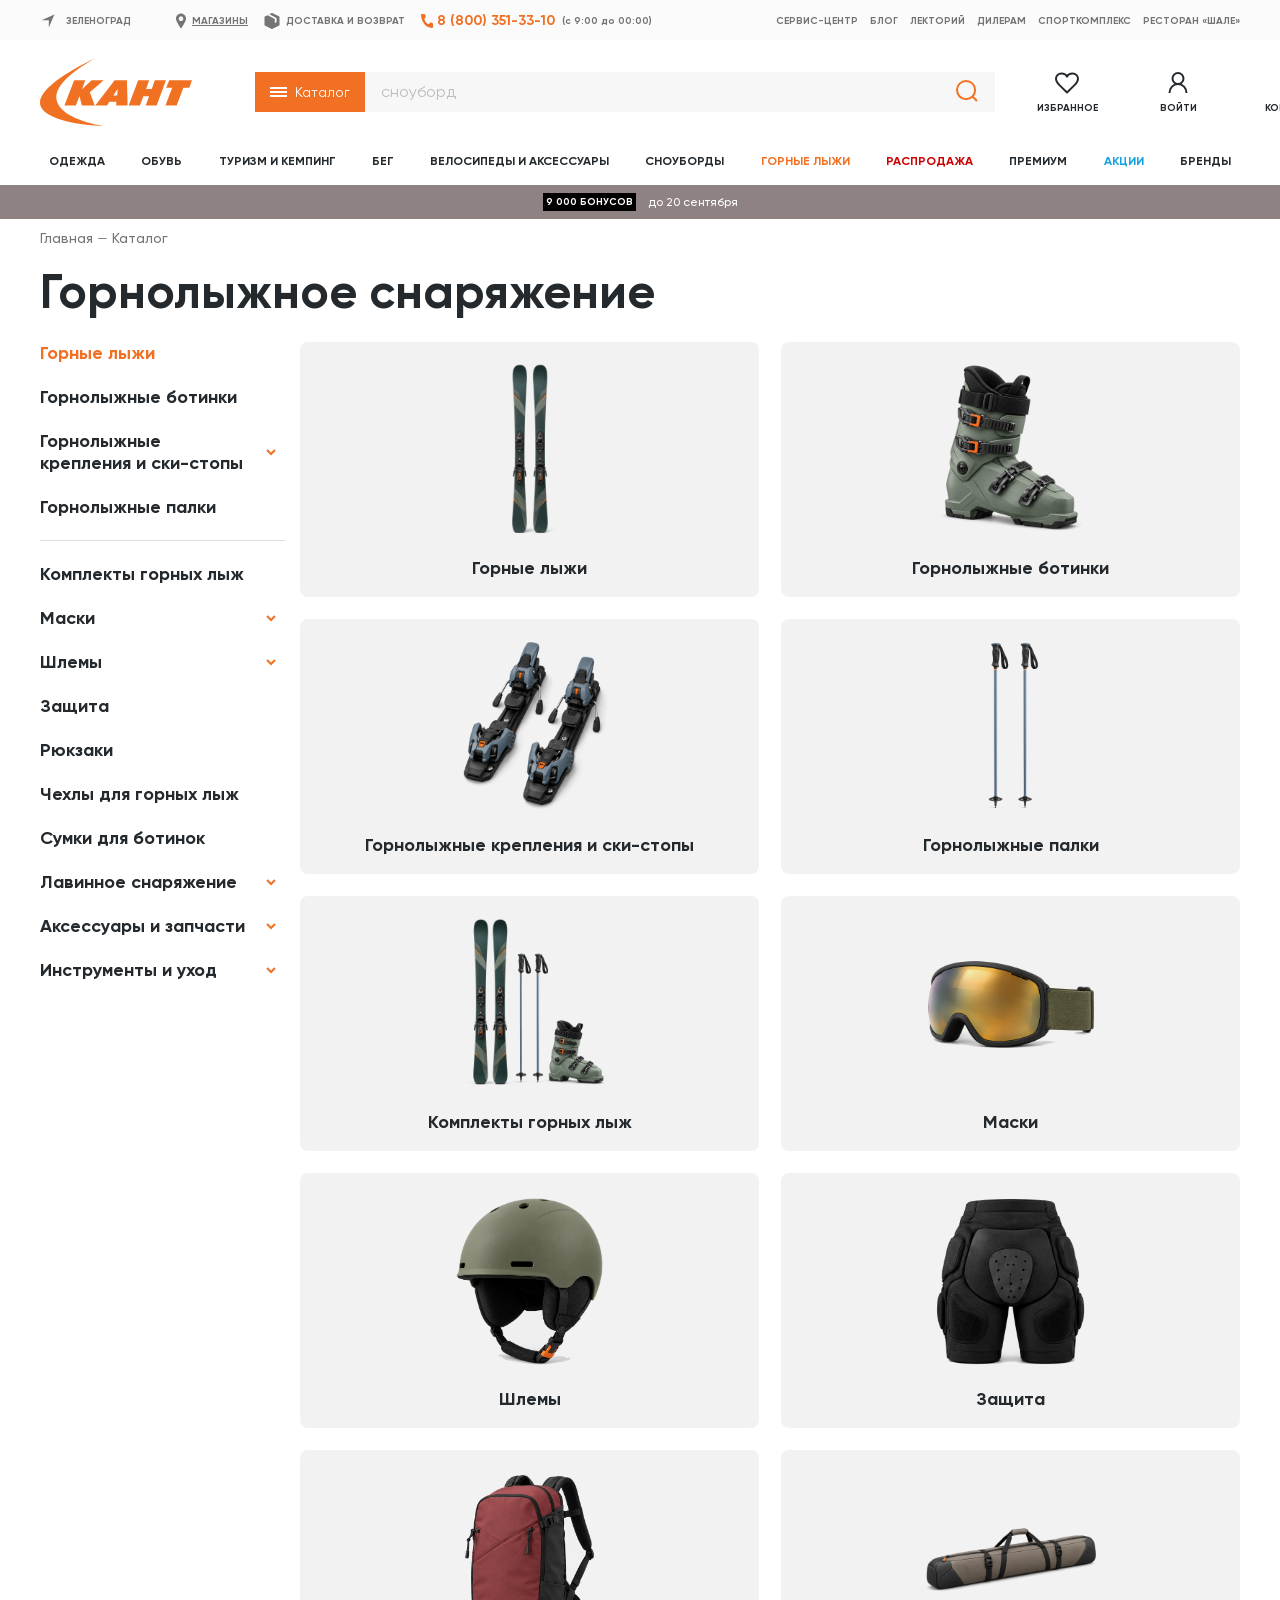
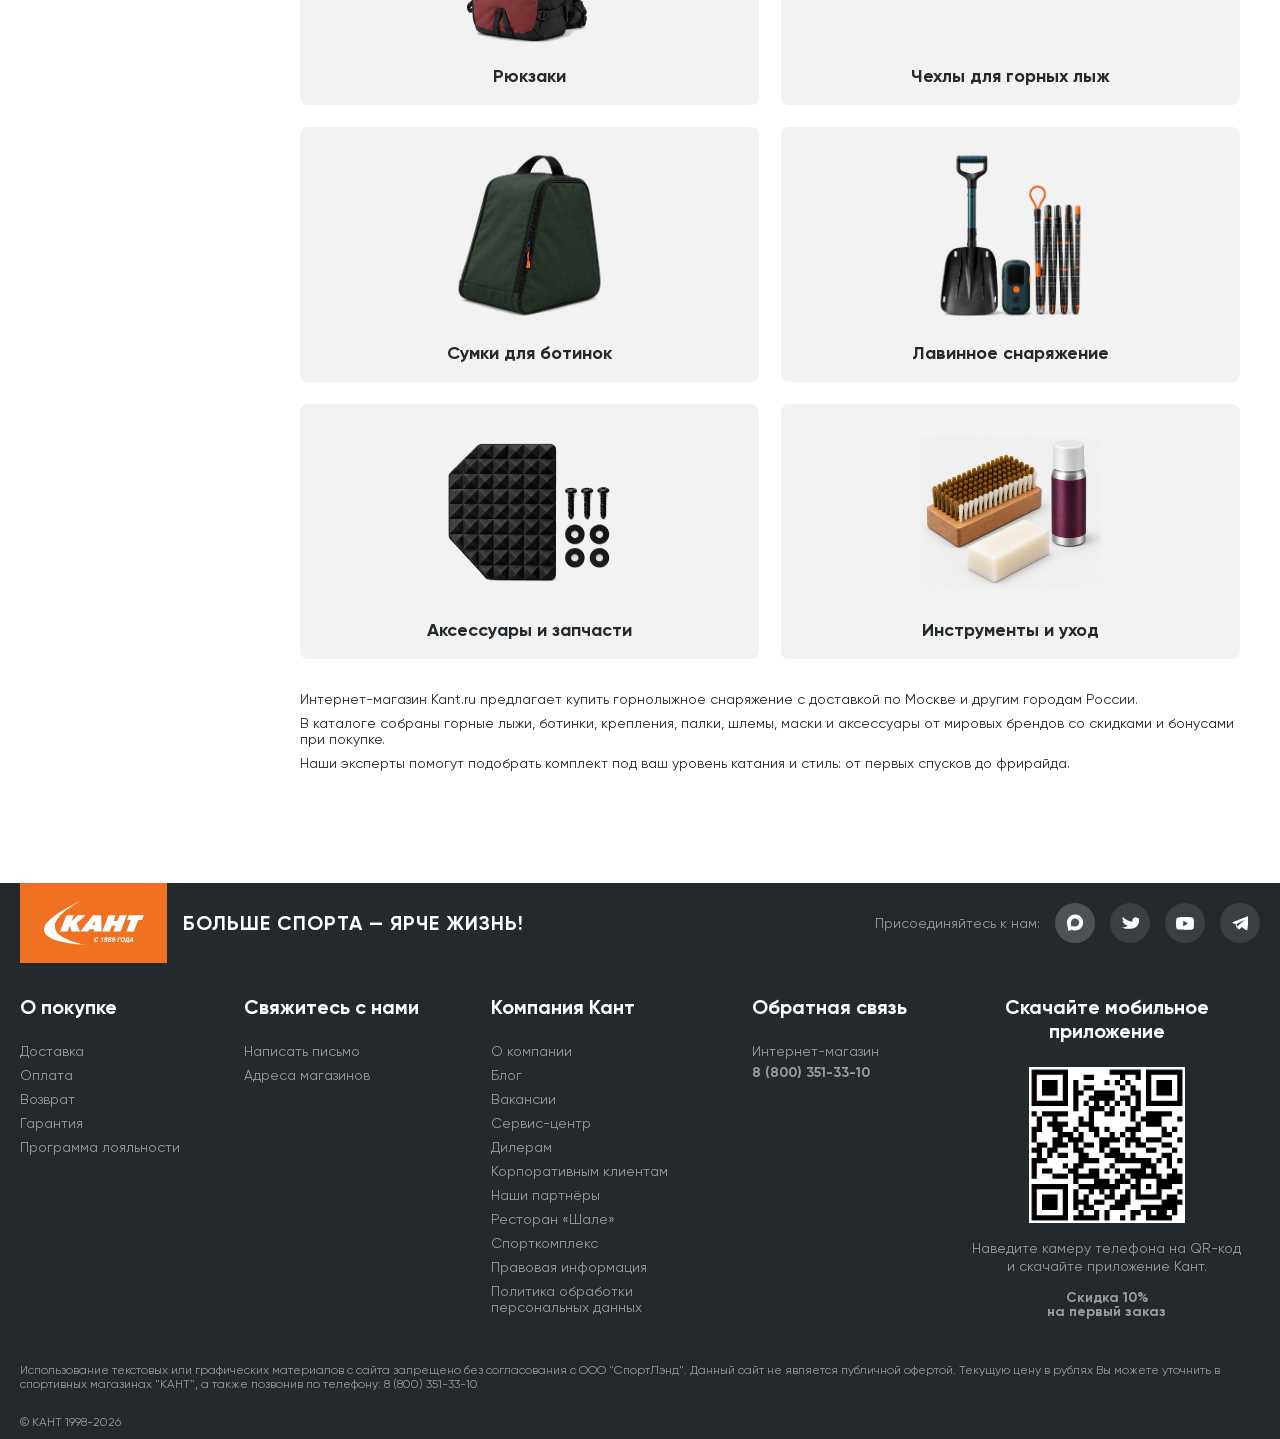
<file: skiing.html>
<!DOCTYPE html>
<html lang="ru">
<head>
  <meta charset="UTF-8">
  <meta name="viewport" content="width=device-width, initial-scale=1.0">
  <title>Горнолыжное снаряжение — купить в интернет-магазине КАНТ</title>
  <link rel="stylesheet" href="styles.css?v=4">
</head>
<body>
  <header class="header">
    <div class="topbar">
      <div class="container topbar__inner">
        <div class="topbar__left">
          <div class="topbar__city-wrap">
            <div class="topbar__city">
              <svg width="16" height="16" viewBox="0 0 20 20" fill="none" aria-hidden="true">
                <path fill-rule="evenodd" clip-rule="evenodd" d="M2 8.95668L18 2L11.0433 18V8.95668H2Z" fill="#757474"></path>
              </svg>
              <button class="topbar__city-btn" type="button" id="cityBtn">Зеленоград</button>
            </div>
          </div>

          <a class="topbar__link topbar__link--stores" href="#">
            <svg width="10" height="16" viewBox="0 0 10 16" fill="none" aria-hidden="true">
              <path fill-rule="evenodd" clip-rule="evenodd" d="M5.00366 0.5C2.23221 0.5 0 2.79625 0 5.65524C0 8.51531 5.00366 15.5 5.00366 15.5C5.00366 15.5 10 8.51531 10 5.65524C10 2.79625 7.77511 0.5 5.00366 0.5ZM5.00367 8.00012C3.73499 8.00012 2.73175 6.96843 2.73175 5.65536C2.73175 4.3423 3.73499 3.31168 5.00367 3.31168C6.27549 3.31168 7.2735 4.3423 7.2735 5.65536C7.2735 6.96843 6.27549 8.00012 5.00367 8.00012Z" fill="#757474"></path>
            </svg>
            Магазины
          </a>

          <a class="topbar__link" href="#">
            <svg width="16" height="16" viewBox="0 0 16 16" fill="none" aria-hidden="true">
              <path d="M15.4834 3.95755C15.4834 3.94063 15.4834 3.94063 15.4834 3.92372C15.4669 3.8899 15.4669 3.85607 15.4503 3.82225V3.80533C15.4338 3.77151 15.4007 3.73768 15.3841 3.72077L15.3675 3.70386C15.351 3.68695 15.3179 3.67003 15.3013 3.65312L15.2848 3.63621H15.2682L15.2517 3.6193L8.21523 0.0507378C8.08278 -0.0169126 7.91722 -0.0169126 7.76821 0.0507378L5.40066 1.25153L12.4702 4.95539L12.4868 4.9723C12.5033 4.9723 12.5033 4.98922 12.5199 4.98922C12.5364 5.00613 12.5364 5.02304 12.553 5.03995C12.553 5.05687 12.553 5.05687 12.553 5.07378V5.09069V9.01441C12.553 9.08206 12.5199 9.1328 12.4702 9.16663L11.0464 9.92769C10.9636 9.97843 10.8642 9.94461 10.8146 9.86004C10.798 9.84313 10.798 9.80931 10.798 9.77548V5.93632L3.6457 2.16481L3.62914 2.1479L0.764901 3.60238L0.748344 3.6193H0.731788L0.715232 3.63621C0.698675 3.65312 0.665563 3.67003 0.649007 3.68695L0.63245 3.70386C0.599338 3.73768 0.582781 3.77151 0.549669 3.80533V3.82225C0.533113 3.85607 0.516556 3.8899 0.516556 3.92372C0.516556 3.94063 0.516556 3.94063 0.516556 3.95755C0.516556 3.99137 0.5 4.00828 0.5 4.04211V4.05902V11.9403C0.5 12.1263 0.599338 12.3124 0.781457 12.3969L7.75166 15.9486C7.85099 15.9993 7.96689 16.0162 8.08278 15.9824L8.11589 15.9655C8.14901 15.9655 8.16556 15.9486 8.19868 15.9317L15.2185 12.38C15.3841 12.2955 15.5 12.1263 15.5 11.9234V4.05902V4.04211C15.4834 4.00828 15.4834 3.99137 15.4834 3.95755Z" fill="#757474"></path>
            </svg>
            Доставка и возврат
          </a>

          <div class="topbar__phone">
            <svg width="12" height="14" viewBox="0 0 12 14" fill="none" aria-hidden="true">
              <path d="M8.00051 9.94971L9.03383 8.74368C9.173 8.58326 9.34909 8.47345 9.5407 8.42757C9.73232 8.3817 9.93123 8.40174 10.1133 8.48525L11.3726 9.07211C11.5566 9.15927 11.7143 9.30803 11.826 9.49966C11.9376 9.69128 11.9982 9.91719 12 10.1489V12.8409C11.9989 12.9986 11.9705 13.1543 11.9165 13.2988C11.8625 13.4433 11.784 13.5735 11.6858 13.6817C11.5875 13.7898 11.4715 13.8737 11.3448 13.9281C11.218 13.9825 11.0831 14.0065 10.9482 13.9985C2.12352 13.3578 0.342894 4.63567 0.00614338 1.29757C-0.00948881 1.13365 0.0047939 0.967719 0.0480519 0.8107C0.0913098 0.653681 0.162563 0.509132 0.257123 0.386561C0.351683 0.26399 0.467407 0.166176 0.596683 0.0995532C0.725958 0.0329307 0.865855 -0.000990209 1.00717 2.2004e-05H3.23526C3.43408 0.000708891 3.62819 0.0708044 3.7926 0.201293C3.95702 0.331781 4.08422 0.516695 4.15786 0.73225L4.66068 2.20209C4.73461 2.41372 4.75347 2.64608 4.71491 2.87015C4.67635 3.09421 4.58208 3.30005 4.44387 3.46195L3.41055 4.66797C3.41055 4.66797 4.00563 9.36823 8.00051 9.94971Z" fill="#F17023"></path>
            </svg>
            <a href="tel:88003513310">8 (800) 351-33-10</a>
            <span class="topbar__hours">&nbsp;(c 9:00 до 00:00)</span>
          </div>
        </div>

        <nav class="topbar__right">
          <a class="topbar__nav" href="#">Сервис-центр</a>
          <a class="topbar__nav" href="#">Блог</a>
          <a class="topbar__nav" href="#">Лекторий</a>
          <a class="topbar__nav" href="#">Дилерам</a>
          <a class="topbar__nav" href="#">Спорткомплекс</a>
          <a class="topbar__nav" href="#">Ресторан «Шале»</a>
        </nav>
      </div>
    </div>

    <div class="header-mid">
      <div class="container header-mid__inner">
        <a class="logo" href="#" aria-label="Кант">
          <svg fill="none" height="68" viewBox="0 0 152 68" width="152" xmlns="http://www.w3.org/2000/svg">
            <path clip-rule="evenodd" d="M16.678 42.389C13.548 28.896 31.768 13.405 55.643 0 20.49 16.722-5.162 35.37.885 48.726 5.922 59.665 30.938 66.682 63.79 68c-23.548-3.967-44.18-12.891-47.112-25.611zm60.577-4.872h-3.956l4.334-6.45zM74.653 22.26 55.257 47.54h11.756l2.298-3.701h6.987l-.128 3.7h11.47l-.702-25.279zm40.175 0-3.045 8.67h-5.674l3.052-8.67h-11.02l-9.469 25.28h11.196l3.506-9.255 5.656-.067-3.246 9.321h10.902l9.226-25.279zm11.408 7.368 2.982-7.368H152l-2.674 7.368h-5.961l-6.701 17.911h-11.21l6.726-17.91zm-84.235 1.62 9.616-8.988h12.156L49.825 34.265l4.912 13.274H41.872l-2.413-9.587-3.618 9.587H24.432l9.73-25.279h11.099z" fill="#f17123" fill-rule="evenodd"></path>
          </svg>
        </a>

        <div class="search-wrap">
          <details class="catalog-dropdown" id="catalogDropdown">
            <summary class="catalog-btn" id="catalogBtn">
              <span class="burger" aria-hidden="true"><span></span><span></span><span></span></span>
              Каталог
            </summary>
            <ul class="catalog-menu" id="catalogMenu" role="menu">
              <li><a class="catalog-menu__link" href="index.html">Снаряжение для сноуборда</a></li>
              <li><a class="catalog-menu__link" href="running.html">Снаряжение для бега</a></li>
              <li><a class="catalog-menu__link is-active" href="skiing.html">Горнолыжное снаряжение</a></li>
            </ul>
          </details>
          <div class="search">
            <form class="search__form" action="#" role="search">
              <input class="search__input" type="text" placeholder=" " autocomplete="off">
              <span class="search__hint" id="searchHint">куртка</span>
              <button class="search__btn" type="submit" aria-label="Найти">
                <svg width="22" height="22" viewBox="0 0 22 22" fill="none">
                  <path d="M16.5493 16.5496L20.9998 21" stroke="#F17123" stroke-width="2"></path>
                  <path fill-rule="evenodd" clip-rule="evenodd" d="M19.1412 10.0706C19.1412 15.0798 15.0804 19.1412 10.0706 19.1412C5.0614 19.1412 1 15.0798 1 10.0706C1 5.0614 5.0614 1 10.0706 1C15.0804 1 19.1412 5.0614 19.1412 10.0706Z" stroke="#F17123" stroke-width="2"></path>
                </svg>
              </button>
            </form>
          </div>
        </div>

        <div class="header-icons">
          <a class="icon-link" href="#">
            <span class="icon-img">
              <svg viewBox="0 0 24 21" fill="none">
                <path fill-rule="evenodd" clip-rule="evenodd" d="M17.4996 1C13.3509 1 11.9992 4.09282 11.9992 4.09282C11.9992 4.09282 10.6491 1 6.50038 1C3.02741 1 1 3.71365 1 6.23846C1 8.76327 2.93044 11.0992 4.73208 12.8672L11.9992 20L19.2679 12.8672C21.0696 11.0992 23 8.76327 23 6.23846C23 3.71365 20.9726 1 17.4996 1Z" stroke-width="2" stroke-linecap="round" stroke-linejoin="round"></path>
              </svg>
            </span>
            Избранное
          </a>
          <button class="icon-link" type="button">
            <span class="icon-img">
              <svg viewBox="0 0 24 24" fill="none">
                <circle cx="12" cy="7.5" r="5.5" stroke="#23292D" stroke-width="2"></circle>
                <path d="M20.5 22C20.5 17.0294 16.6944 13 12 13C7.30558 13 3.5 17.0294 3.5 22" stroke="#23292D" stroke-width="2"></path>
              </svg>
            </span>
            Войти
          </button>
          <a class="icon-link" href="#">
            <span class="icon-img">
              <svg viewBox="0 0 24 24" fill="none">
                <rect x="4" y="7.3335" width="16" height="15.1667" stroke-width="2"></rect>
                <path d="M15.4284 7.33333C15.4284 4.11167 13.8934 1.5 11.9999 1.5C10.1063 1.5 8.57129 4.11167 8.57129 7.33333" stroke-width="2"></path>
              </svg>
              <span class="icon-count">0</span>
            </span>
            Корзина
          </a>
        </div>
      </div>
    </div>

    <nav class="nav">
      <ul class="nav__list">
        <li><a href="#">Одежда</a></li>
        <li><a href="#">Обувь</a></li>
        <li><a href="#">Туризм и кемпинг</a></li>
        <li><a href="running.html">Бег</a></li>
        <li><a href="#">Велосипеды и аксессуары</a></li>
        <li><a href="#">Сноуборды</a></li>
        <li><a class="is-current" href="skiing.html">Горные лыжи</a></li>
        <li><a class="is-sale" href="#">Распродажа</a></li>
        <li><a href="#">Премиум</a></li>
        <li><a class="is-promo" href="#">Акции</a></li>
        <li><a href="#">Бренды</a></li>
      </ul>
    </nav>
  </header>

  <a class="promo" href="#">
    <div class="container promo__inner">
      <div class="promo__left">9 000 бонусов</div>
      <span class="promo__right">до 20 сентября</span>
    </div>
  </a>

  <main class="catalog">
    <div class="container breadcrumb-wrap">
      <ol class="breadcrumb">
        <li><a href="#">Главная</a></li>
        <li><span class="breadcrumb__sep">—</span><a href="#">Каталог</a></li>
      </ol>
    </div>

    <div class="container">
      <div class="heading">
        <h1>Горнолыжное снаряжение</h1>
      </div>

      <div class="columns">
        <aside class="sidemenu">
          <a class="is-active" href="#">Горные лыжи</a>
          <a href="#">Горнолыжные ботинки</a>
          <a class="sidemenu__spoiler" href="#">Горнолыжные крепления и ски-стопы</a>
          <a href="#">Горнолыжные палки</a>
          <hr class="sidemenu__hr">
          <a href="#">Комплекты горных лыж</a>
          <a class="sidemenu__spoiler" href="#">Маски</a>
          <a class="sidemenu__spoiler" href="#">Шлемы</a>
          <a href="#">Защита</a>
          <a href="#">Рюкзаки</a>
          <a href="#">Чехлы для горных лыж</a>
          <a href="#">Сумки для ботинок</a>
          <a class="sidemenu__spoiler" href="#">Лавинное снаряжение</a>
          <a class="sidemenu__spoiler" href="#">Аксессуары и запчасти</a>
          <a class="sidemenu__spoiler" href="#">Инструменты и уход</a>
        </aside>

        <div class="main">
          <div class="cards">
            <a class="card card--skis" href="#">
              <div class="card__media">
                <div class="card__figure">
                  <img class="card__img" src="images/skiing/skis.webp" alt="Горные лыжи">
                </div>
                <span class="card__title">Горные лыжи</span>
              </div>
            </a>
            <a class="card card--boots" href="#">
              <div class="card__media">
                <div class="card__figure">
                  <img class="card__img" src="images/skiing/boots.webp" alt="Горнолыжные ботинки">
                </div>
                <span class="card__title">Горнолыжные ботинки</span>
              </div>
            </a>
            <a class="card card--bindings" href="#">
              <div class="card__media">
                <div class="card__figure">
                  <img class="card__img" src="images/skiing/bindings.webp" alt="Горнолыжные крепления и ски-стопы">
                </div>
                <span class="card__title">Горнолыжные крепления и ски-стопы</span>
              </div>
            </a>
            <a class="card card--poles" href="#">
              <div class="card__media">
                <div class="card__figure">
                  <img class="card__img" src="images/skiing/poles.webp" alt="Горнолыжные палки">
                </div>
                <span class="card__title">Горнолыжные палки</span>
              </div>
            </a>
            <a class="card card--sets" href="#">
              <div class="card__media">
                <div class="card__figure">
                  <img class="card__img" src="images/skiing/sets.webp" alt="Комплекты горных лыж">
                </div>
                <span class="card__title">Комплекты горных лыж</span>
              </div>
            </a>
            <a class="card card--masks" href="#">
              <div class="card__media">
                <div class="card__figure">
                  <img class="card__img" src="images/masks-illust.png" alt="Маски">
                </div>
                <span class="card__title">Маски</span>
              </div>
            </a>
            <a class="card card--helmets" href="#">
              <div class="card__media">
                <div class="card__figure">
                  <img class="card__img" src="images/helmet-illust.png" alt="Шлемы">
                </div>
                <span class="card__title">Шлемы</span>
              </div>
            </a>
            <a class="card card--protection" href="#">
              <div class="card__media">
                <div class="card__figure">
                  <img class="card__img" src="images/protection-illust.png" alt="Защита">
                </div>
                <span class="card__title">Защита</span>
              </div>
            </a>
            <a class="card card--backpacks" href="#">
              <div class="card__media">
                <div class="card__figure">
                  <img class="card__img" src="images/backpack-illust.png" alt="Рюкзаки">
                </div>
                <span class="card__title">Рюкзаки</span>
              </div>
            </a>
            <a class="card card--covers" href="#">
              <div class="card__media">
                <div class="card__figure">
                  <img class="card__img" src="images/skiing/covers.webp" alt="Чехлы для горных лыж">
                </div>
                <span class="card__title">Чехлы для горных лыж</span>
              </div>
            </a>
            <a class="card card--bags" href="#">
              <div class="card__media">
                <div class="card__figure">
                  <img class="card__img" src="images/bags-illust.png" alt="Сумки для ботинок">
                </div>
                <span class="card__title">Сумки для ботинок</span>
              </div>
            </a>
            <a class="card card--avalanche" href="#">
              <div class="card__media">
                <div class="card__figure">
                  <img class="card__img" src="images/avalanche-illust.png" alt="Лавинное снаряжение">
                </div>
                <span class="card__title">Лавинное снаряжение</span>
              </div>
            </a>
            <a class="card card--accessories" href="#">
              <div class="card__media">
                <div class="card__figure">
                  <img class="card__img" src="images/accessories-illust.png" alt="Аксессуары и запчасти">
                </div>
                <span class="card__title">Аксессуары и запчасти</span>
              </div>
            </a>
            <a class="card card--tools" href="#">
              <div class="card__media">
                <div class="card__figure">
                  <img class="card__img" src="images/tools-illust.png?v=4" alt="Инструменты и уход">
                </div>
                <span class="card__title">Инструменты и уход</span>
              </div>
            </a>
          </div>

          <div class="description">
            <p>Интернет-магазин Kant.ru предлагает купить горнолыжное снаряжение с доставкой по Москве и другим городам России.</p>
            <p>В каталоге собраны горные лыжи, ботинки, крепления, палки, шлемы, маски и аксессуары от мировых брендов со скидками и бонусами при покупке.</p>
            <p>Наши эксперты помогут подобрать комплект под ваш уровень катания и стиль: от первых спусков до фрирайда.</p>
          </div>
        </div>
      </div>
    </div>
  </main>

  <footer class="footer">
    <div class="footer__inner">
      <div class="footer__top">
        <a class="footer__logo" href="#" aria-label="Кант">
          <svg width="147" height="80" viewBox="0 0 147 80" fill="none" xmlns="http://www.w3.org/2000/svg">
            <path fill-rule="evenodd" clip-rule="evenodd" d="M0 0H147V80H0V0Z" fill="#F17123"></path>
            <path fill-rule="evenodd" clip-rule="evenodd" d="M34.9575 45.3055C32.901 36.6209 44.8714 26.6502 60.5581 18.022C37.4621 28.7852 20.6088 40.7879 24.5818 49.3845C27.8907 56.4254 44.3263 60.9418 65.9105 61.7904C50.4393 59.2371 36.8843 53.4929 34.9575 45.3055ZM74.7586 42.1698H72.1597L75.0068 38.0179L74.7586 42.1698ZM73.0473 32.35L60.3038 48.6211H68.0274L69.5373 46.2389H74.128L74.0436 48.6211H81.5802L81.1187 32.35H73.0473ZM99.4416 32.3502L97.441 37.9309H93.7136L95.7187 32.3502H88.4786L82.2572 48.6209H89.6132L91.9164 42.6645L95.6324 42.6211L93.4999 48.6209H100.663L106.724 32.3502H99.4416ZM106.939 37.0927L108.898 32.3503H123.866L122.109 37.0927H118.193L113.79 48.6211H106.425L110.844 37.0927H106.939ZM51.5959 38.1347L57.9134 32.3502H65.8997L56.7358 40.0773L59.9634 48.6209H51.5111L49.9253 42.4504L47.5484 48.6209H40.0528L46.4457 32.3502H53.7375L51.5959 38.1347Z" fill="white"></path>
            <path fill-rule="evenodd" clip-rule="evenodd" d="M74.2774 56.6532C74.546 55.2509 75.6015 54.3352 76.9064 54.3352C77.7508 54.3352 78.3585 54.7194 78.6016 55.3725L77.6805 55.7887C77.5205 55.3981 77.2199 55.1868 76.7785 55.1868C76.0621 55.1868 75.2625 55.8528 75.2625 57.0886C75.2625 57.7673 75.6527 58.1195 76.2092 58.1195C76.6506 58.1195 77.028 57.9082 77.3414 57.5176L78.109 57.9338C77.6101 58.5869 76.8489 58.9711 76.0045 58.9711C74.8914 58.9711 74.2198 58.3052 74.2198 57.2359C74.2198 57.0502 74.239 56.8581 74.2774 56.6532ZM81.4537 58.8943L82.0997 55.539L81.2617 56.0705L80.8268 55.4558L82.4388 54.412H83.3151L82.4452 58.8943H81.4537ZM85.4096 58.1515C85.8318 58.1515 86.2476 57.9018 86.4779 57.0502C86.2156 57.2359 85.8766 57.3639 85.512 57.3639C84.7891 57.3639 84.335 56.9285 84.335 56.2241C84.335 55.1164 85.1921 54.3352 86.2924 54.3352C87.1559 54.3352 87.6869 54.7962 87.6869 55.7887C87.6869 56 87.6613 56.2434 87.6101 56.5059C87.2775 58.2091 86.3755 58.9711 85.2689 58.9711C84.738 58.9711 84.303 58.7854 84.0215 58.4461L84.738 57.8634C84.9107 58.0555 85.1346 58.1515 85.4096 58.1515ZM85.9022 56.5571C86.1644 56.5571 86.4075 56.4611 86.6442 56.2754C86.6698 56.1089 86.6826 55.9616 86.6826 55.84C86.6826 55.3213 86.4651 55.1548 86.1516 55.1548C85.6975 55.1548 85.3457 55.5006 85.3457 56.0641C85.3457 56.3778 85.5312 56.5571 85.9022 56.5571ZM88.438 55.5774C88.5788 54.8475 89.2696 54.3352 90.2036 54.3352C91.0543 54.3352 91.5341 54.7578 91.5341 55.3277C91.5341 55.8143 91.2271 56.2946 90.7665 56.5443C91.1439 56.7748 91.3166 57.0694 91.3166 57.4151C91.3166 58.3244 90.453 58.9647 89.3144 58.9647C88.3933 58.9647 87.8304 58.5613 87.8304 57.8954C87.8304 57.3319 88.1694 56.8068 88.7643 56.5187C88.534 56.301 88.4189 56.0513 88.4189 55.7823C88.4189 55.7119 88.4253 55.6479 88.438 55.5774ZM88.8794 57.6136C88.873 57.6521 88.8666 57.6905 88.8666 57.7289C88.8666 58.017 89.1097 58.1899 89.4807 58.1899C89.9349 58.1899 90.2739 57.9658 90.2739 57.6008C90.2739 57.3511 90.0628 57.1846 89.404 56.9157C89.1225 57.0822 88.937 57.3383 88.8794 57.6136ZM90.5234 55.6351C90.5298 55.5966 90.5362 55.5518 90.5362 55.5134C90.5362 55.2765 90.3635 55.1164 90.0692 55.1164C89.7046 55.1164 89.4232 55.3469 89.4232 55.6415C89.4232 55.8464 89.6023 56 90.1012 56.2113C90.3123 56.0833 90.4722 55.8976 90.5234 55.6351ZM93.0785 58.1515C93.5007 58.1515 93.9165 57.9018 94.1467 57.0502C93.8845 57.2359 93.5454 57.3639 93.1808 57.3639C92.458 57.3639 92.0038 56.9285 92.0038 56.2241C92.0038 55.1164 92.861 54.3352 93.9612 54.3352C94.8248 54.3352 95.3557 54.7962 95.3557 55.7887C95.3557 56 95.3301 56.2434 95.279 56.5059C94.9463 58.2091 94.0444 58.9711 92.9377 58.9711C92.4068 58.9711 91.9718 58.7854 91.6904 58.4461L92.4068 57.8634C92.5795 58.0555 92.8034 58.1515 93.0785 58.1515ZM93.571 56.5571C93.8333 56.5571 94.0764 56.4611 94.3131 56.2754C94.3386 56.1089 94.3514 55.9616 94.3514 55.84C94.3514 55.3213 94.1339 55.1548 93.8205 55.1548C93.3663 55.1548 93.0145 55.5006 93.0145 56.0641C93.0145 56.3778 93.2 56.5571 93.571 56.5571ZM97.2099 58.8943L98.0799 54.412H101.118L100.952 55.2509H98.9306L98.227 58.8943H97.2099ZM105.113 56.6532C104.85 57.9722 103.865 58.9711 102.541 58.9711C101.422 58.9711 100.814 58.254 100.814 57.2359C100.814 55.6479 101.959 54.3352 103.443 54.3352C104.569 54.3352 105.17 55.0588 105.17 56.0833C105.17 56.2626 105.151 56.4547 105.113 56.6532ZM101.908 56.6532C101.876 56.8196 101.857 56.9797 101.857 57.1206C101.857 57.7481 102.164 58.1195 102.707 58.1195C103.437 58.1195 104.128 57.3575 104.128 56.1985C104.128 55.5646 103.821 55.1868 103.277 55.1868C102.612 55.1868 102.081 55.7503 101.908 56.6532ZM109.03 58.0875L108.723 59.6627H107.706L107.86 58.8943H105.813L105.659 59.6627H104.648L104.949 58.0875H105.352C105.774 57.2102 106.075 56.0513 106.248 55.1676L106.395 54.412H109.241L108.525 58.0875H109.03ZM106.363 58.0875H107.54L108.096 55.2188H107.22C107.041 56.1409 106.766 57.2102 106.363 58.0875ZM112.634 54.412L113.325 58.8943H112.238L112.116 57.9722H110.485L110.025 58.8943H108.937L111.368 54.412H112.634ZM111.809 55.3725L110.901 57.1654H112.027L111.809 55.3725Z" fill="white"></path>
          </svg>
        </a>
        <h5 class="footer__slogan">Больше спорта — ярче жизнь!</h5>
        <div class="footer__social">
          <span class="footer__social-label">Присоединяйтесь к нам:</span>
          <div class="footer__social-list">
            <a class="social-btn" href="#" aria-label="MAX">
              <svg width="40" height="40" viewBox="0 0 40 40" fill="none">
                <circle opacity="0.1" cx="20" cy="20" r="20" fill="#fff"></circle>
                <path d="M19.778 11.472c-4.829.253-8.016 4.04-7.815 8.815.088 2.09.928 3.889 1.127 5.873.051.514-.097 1.148.496 1.372.729.276 1.847-.187 2.458-.61a2.3 2.3 0 0 0 .56-.51c.632.419 1.232.824 1.984 1.005 3.313.794 6.942-1.024 8.556-3.943 3.032-5.483-1.068-12.33-7.366-12.002Zm-1.875 11.445c-.262.203-.514.481-.803.64-.42.225-.549-.008-.706-.379-.496-1.178-.556-3.185-.267-4.419.39-1.678 1.688-3.155 3.473-3.312 1.805-.16 3.481.757 4.238 2.412 1.676 3.683-2.613 7.32-5.935 5.06v-.002Z" fill="#fff"></path>
              </svg>
            </a>
            <a class="social-btn" href="#" aria-label="ВКонтакте">
              <svg width="18" height="12" viewBox="0 0 18 12" fill="none"><path d="M9.7 11.8c5.4 0 8.3-4.1 8.3-7.7 0-.12 0-.24-.01-.35A5.8 5.8 0 0 0 19.4 2c-.6.27-1.24.45-1.91.53A3.08 3.08 0 0 0 18.84.48a6.13 6.13 0 0 1-2.11.81A3.06 3.06 0 0 0 11.5 4.1c0 .24.03.47.08.7C7.7 4.64 4.3 2.8 2.02.06A3.05 3.05 0 0 0 2.97 4.1c-.52-.02-1.01-.16-1.44-.4v.04c0 1.48 1.05 2.72 2.45 3A3.07 3.07 0 0 1 2.7 6.8c1.2.93 2.63 1.47 4.16 1.52A6.16 6.16 0 0 1 .7 10.2c1.47.95 3.22 1.5 5.09 1.5h.01z" fill="#fff"/></svg>
            </a>
            <a class="social-btn" href="#" aria-label="YouTube">
              <svg width="18" height="13" viewBox="0 0 18 13" fill="none"><path d="M17.6 2.04A2.26 2.26 0 0 0 16 0.44C14.6 0.06 9 0.06 9 0.06s-5.6 0-7 .38A2.26 2.26 0 0 0 .4 2.04 23.7 23.7 0 0 0 0 6.5c0 1.64.15 3.27.4 4.46A2.26 2.26 0 0 0 2 12.56c1.4.38 7 .38 7 .38s5.6 0 7-.38a2.26 2.26 0 0 0 1.6-1.6c.25-1.19.4-2.82.4-4.46 0-1.64-.15-3.27-.4-4.46zM7.2 9.3V3.7L11.88 6.5 7.2 9.3z" fill="#fff"/></svg>
            </a>
            <a class="social-btn" href="#" aria-label="Telegram">
              <svg width="16" height="14" viewBox="0 0 16 14" fill="none"><path d="M15.7.3 1.2 5.9c-1 .4-.96 1.1-.18 1.36l3.7 1.16 1.42 4.34c.17.47.31.64.8.64.42 0 .6-.19.83-.42l2-1.94 4.16 3.07c.76.42 1.31.2 1.5-.7L16.9 1.1C17.14.14 16.54-.22 15.7.3zM13.1 3.4l-7.6 6.86-.3 3.36-1.5-5.04 9.4-5.18z" fill="#fff"/></svg>
            </a>
          </div>
        </div>
      </div>

      <div class="footer__cols">
        <div class="footer__col footer__col--buy">
          <h5>О покупке</h5>
          <ul>
            <li><a href="#">Доставка</a></li>
            <li><a href="#">Оплата</a></li>
            <li><a href="#">Возврат</a></li>
            <li><a href="#">Гарантия</a></li>
            <li><a href="#">Программа лояльности</a></li>
          </ul>
        </div>
        <div class="footer__col footer__col--contact">
          <h5>Свяжитесь с нами</h5>
          <ul>
            <li><a href="#">Написать письмо</a></li>
            <li><a href="#">Адреса магазинов</a></li>
          </ul>
        </div>
        <div class="footer__col footer__col--company">
          <h5>Компания Кант</h5>
          <ul>
            <li><a href="#">О компании</a></li>
            <li><a href="#">Блог</a></li>
            <li><a href="#">Вакансии</a></li>
            <li><a href="#">Сервис-центр</a></li>
            <li><a href="#">Дилерам</a></li>
            <li><a href="#">Корпоративным клиентам</a></li>
            <li><a href="#">Наши партнёры</a></li>
            <li><a href="#">Ресторан «Шале»</a></li>
            <li><a href="#">Спорткомплекс</a></li>
            <li><a href="#">Правовая информация</a></li>
            <li><a href="#">Политика обработки персональных данных</a></li>
          </ul>
        </div>
        <div class="footer__col footer__col--feedback">
          <h5>Обратная связь</h5>
          <div class="footer__shop-label">Интернет-магазин</div>
          <a class="footer__shop-phone" href="tel:88003513310">8 (800) 351-33-10</a>
        </div>
        <div class="footer__col footer__col--app">
          <h5>Скачайте мобильное<br>приложение</h5>
          <div class="footer__app">
            <img src="images/qr.png" alt="Скачать приложение">
            <span class="footer__app-text">Наведите камеру телефона на QR-код<br>и скачайте приложение Кант.</span>
            <span class="footer__app-sale">Скидка 10%<br>на первый заказ</span>
          </div>
        </div>
      </div>

      <div class="footer__legal">
        <span>Использование текстовых или графических материалов с сайта запрещено без согласования с ООО "СпортЛэнд". Данный сайт не является публичной офертой. Текущую цену в рублях Вы можете уточнить в спортивных магазинах "КАНТ", а также позвонив по телефону: 8 (800) 351-33-10</span>
        <span>© КАНТ 1998-2026</span>
      </div>
    </div>
  </footer>

  <button class="scroll-top" type="button" id="scrollTop" aria-label="Наверх">
    <svg width="44" height="44" viewBox="0 0 48 48" fill="none">
      <path d="M30.0697 21.57L23.9997 15.5L17.9297 21.57" stroke="#23292D" stroke-width="2"/>
    </svg>
  </button>

  <script src="app.js?v=4"></script>
</body>
</html>
</file>
<file: styles.css>
@font-face {
  font-family: Gilroy;
  src: url("fonts/gilroy-regular.woff2") format("woff2");
  font-weight: 400;
  font-style: normal;
  font-display: swap;
}

@font-face {
  font-family: Gilroy;
  src: url("fonts/gilroy-medium.woff2") format("woff2");
  font-weight: 500;
  font-style: normal;
  font-display: swap;
}

@font-face {
  font-family: Gilroy;
  src: url("fonts/gilroy-bold.woff2") format("woff2");
  font-weight: 700;
  font-style: normal;
  font-display: swap;
}

@font-face {
  font-family: "Gilroy Bold";
  src: url("fonts/gilroy-bold.woff2") format("woff2");
  font-weight: 700;
  font-style: normal;
  font-display: swap;
}

*,
*::before,
*::after {
  box-sizing: border-box;
}

html,
body {
  margin: 0;
  padding: 0;
}

body {
  font-family: Gilroy, Arial, sans-serif;
  font-size: 14px;
  color: #23292d;
  background: #fff;
}

a {
  color: inherit;
  text-decoration: none;
}

button,
input {
  font: inherit;
}

button {
  cursor: pointer;
}

.container {
  max-width: 1366px;
  margin: 0 auto;
  padding: 0 40px;
}

/* Top bar */
.topbar {
  background: #fbfbfb;
}

.topbar__inner {
  display: flex;
  align-items: center;
  justify-content: space-between;
  height: 40px;
  padding-top: 8px;
  padding-bottom: 7px;
  white-space: nowrap;
}

.topbar__left,
.topbar__right {
  display: flex;
  align-items: center;
  flex-wrap: nowrap;
  column-gap: 16px;
}

.topbar__right {
  justify-content: flex-end;
  gap: 12px;
  padding-top: 0;
}

.topbar__city-wrap {
  position: relative;
  min-width: 120px;
  max-height: 24px;
}

.topbar__city {
  display: flex;
  align-items: center;
  gap: 10px;
}

.topbar__city-btn {
  height: 20px;
  padding: 0;
  border: 0;
  background: none;
  color: #757474;
  font-size: 10px;
  font-weight: 700;
  line-height: 1;
  text-transform: uppercase;
}

.topbar__link {
  display: inline-flex;
  align-items: center;
  gap: 6px;
  height: 20px;
  color: #757474;
  font-size: 10px;
  font-weight: 700;
  text-transform: uppercase;
}

.topbar__link--stores {
  text-decoration: underline;
}

.topbar__phone {
  display: flex;
  align-items: center;
  gap: 4px;
  height: 20px;
}

.topbar__phone a {
  color: #f17023;
  font-weight: 700;
}

.topbar__hours {
  color: #757474;
  font-size: 10px;
  font-weight: 700;
}

.topbar__nav {
  color: #757474;
  font-size: 10px;
  font-weight: 700;
  line-height: 1.2;
  text-transform: uppercase;
}

.topbar__nav:hover,
.topbar__link:hover,
.topbar__city-btn:hover {
  color: #23292d;
}

/* Middle header */
.header-mid__inner {
  display: flex;
  align-items: center;
  justify-content: space-between;
  padding: 18px 40px 11px;
}

.logo {
  display: inline-flex;
  flex-shrink: 0;
  max-width: 152px;
  margin-right: 63px;
}

.search-wrap {
  display: flex;
  flex-shrink: 0;
  width: auto;
  margin-right: 32px;
}

.search {
  position: relative;
  display: flex;
  width: 630px;
  max-width: 630px;
  flex-shrink: 0;
}

.search__form {
  position: relative;
  width: 100%;
}

.search__input {
  width: 100%;
  height: 40px;
  padding: 1px 96px 1px 16px;
  border: 0;
  background: #f7f7f7;
  color: #000;
  font-size: 16px;
  outline: none;
}

.search__input::placeholder {
  color: transparent;
}

.search__hint {
  position: absolute;
  left: 0;
  top: 0;
  display: flex;
  align-items: center;
  height: 100%;
  padding: 0 16px;
  color: #bdbdbd;
  font-size: 16px;
  line-height: 1.2;
  pointer-events: none;
}

.search__input:focus + .search__hint,
.search__input:not(:placeholder-shown) + .search__hint {
  display: none;
}

.search__btn {
  position: absolute;
  top: 8px;
  right: 16px;
  width: 24px;
  height: 24px;
  padding: 0;
  border: 0;
  background: none;
}

.catalog-btn {
  display: inline-flex;
  align-items: center;
  justify-content: center;
  flex-shrink: 0;
  gap: 8px;
  width: 110px;
  height: 40px;
  padding: 0 15px;
  border: 0;
  border-radius: 0;
  background: #f17023;
  color: #fff;
  font-size: 14px;
  font-weight: 400;
  white-space: nowrap;
}

.burger {
  position: relative;
  width: 17px;
  height: 10px;
}

.burger span {
  position: absolute;
  left: 0;
  display: block;
  width: 100%;
  height: 2px;
  background: #fff;
}

.burger span:nth-child(1) { top: 0; }
.burger span:nth-child(2) { top: 4px; }
.burger span:nth-child(3) { top: 8px; }

.header-icons {
  display: flex;
  align-items: center;
  justify-content: space-between;
  flex-shrink: 0;
  width: 302px;
  max-width: 302px;
  gap: 24px;
}

.icon-link {
  display: flex;
  flex-direction: column;
  align-items: center;
  gap: 4px;
  width: 80px;
  padding: 0;
  border: 0;
  background: none;
  color: #23292d;
  font-size: 10px;
  font-weight: 700;
  line-height: 1.2;
  text-align: center;
  text-transform: uppercase;
}

.icon-link svg {
  width: 24px;
  height: 24px;
  stroke: #23292d;
}

.icon-img {
  position: relative;
  display: block;
}

.icon-count {
  position: absolute;
  top: -6px;
  right: -8px;
  display: flex;
  align-items: center;
  justify-content: center;
  width: 16px;
  height: 16px;
  border-radius: 50%;
  background: #f17023;
  color: #fff;
  font-size: 10px;
  font-weight: 400;
  line-height: 12px;
}

/* Nav */
.nav {
  max-width: 1366px;
  margin: 0 auto;
  padding: 0 40px;
}

.nav__list {
  display: flex;
  align-items: stretch;
  justify-content: space-between;
  height: 48px;
  margin: 0;
  padding: 0;
  list-style: none;
  border: none;
}

.nav__list a {
  display: flex;
  align-items: center;
  height: 100%;
  padding: 0 9px;
  color: #23292d;
  font-size: 12px;
  font-weight: 700;
  text-transform: uppercase;
}

.nav__list a:hover {
  color: #f17023;
}

.nav__list a.is-sale {
  color: #cf0000;
}

.nav__list a.is-promo {
  color: #14a2e0;
}

/* Promo */
.promo {
  display: block;
  padding: 8px 0;
  background: linear-gradient(to right, #8e8282, #8e8282);
  text-decoration: none;
}

.promo__inner {
  display: flex;
  align-items: center;
  justify-content: center;
  flex-wrap: wrap;
  gap: 4px 12px;
}

.promo__left {
  display: inline-block;
  padding: 3px;
  background: #000;
  color: #fff;
  font-size: 10px;
  font-weight: 700;
  line-height: 12px;
  text-transform: uppercase;
}

.promo__right {
  color: #fff;
  font-size: 12px;
  font-weight: 500;
  line-height: 16px;
}

/* Catalog */
.catalog {
  position: relative;
  padding-top: 7px;
  padding-bottom: 80px;
}

.breadcrumb-wrap {
  position: relative;
  padding-bottom: 28px;
}

.breadcrumb-wrap .breadcrumb {
  position: absolute;
  top: 0;
  left: 40px;
  right: 40px;
  max-width: 1286px;
}

.breadcrumb {
  display: flex;
  flex-wrap: wrap;
  margin: 0;
  padding: 0;
  list-style: none;
  color: #757474;
}

.breadcrumb a {
  color: #757474;
  font-size: 14px;
  font-weight: 500;
  line-height: 24px;
}

.breadcrumb a:hover {
  color: #23292d;
}

.breadcrumb__sep {
  padding: 0 4px;
  color: #757474;
}

.heading {
  margin: 12px 0 24px;
}

.heading h1 {
  display: inline;
  margin: 0 12px 0 0;
  color: #23292d;
  font-family: "Gilroy Bold", Gilroy, Arial, sans-serif;
  font-size: 48px;
  font-weight: 700;
  line-height: 52px;
}

.columns {
  display: flex;
  justify-content: space-between;
}

.sidemenu {
  display: grid;
  grid-template-columns: 1fr;
  gap: 22px;
  align-self: flex-start;
  width: 245px;
  min-width: 240px;
  margin-right: 20px;
}

.sidemenu a {
  display: block;
  color: #23292d;
  font-size: 18px;
  font-weight: 700;
  line-height: 22px;
}

.sidemenu a:hover {
  color: #f17023;
}

.sidemenu__hr {
  width: 245px;
  height: 1px;
  margin: 0;
  border: 0;
  background: #e0e0e0;
}

.sidemenu__spoiler {
  position: relative;
  padding-right: 35px;
}

.sidemenu__spoiler::after {
  content: "";
  position: absolute;
  top: 50%;
  right: 6px;
  width: 16px;
  height: 16px;
  background: url("images/arrow.svg") no-repeat center;
  transform: translateY(-50%);
}

.main {
  width: 100%;
  max-width: 956px;
  min-width: 0;
}

.cards {
  display: grid;
  grid-template-columns: repeat(3, minmax(0, 1fr));
  gap: 22px;
  align-items: stretch;
}

.card {
  display: flex;
  flex-direction: column;
  width: 100%;
  height: 255px;
  min-width: 0;
  min-height: 0;
  overflow: hidden;
  background: transparent;
  text-decoration: none;
}

.card__media {
  position: relative;
  display: flex;
  flex-direction: column;
  align-items: center;
  justify-content: center;
  width: 100%;
  height: 100%;
  min-height: 0;
  padding: 16px;
  overflow: hidden;
  background: #f2f2f2;
  border-radius: 8px;
  container-type: size;
}

.card__figure {
  --figure-size: min(180px, 60cqw, calc(100cqh - 38px));
  display: flex;
  align-items: center;
  justify-content: center;
  flex: 0 0 auto;
  box-sizing: border-box;
  width: var(--figure-size);
  height: var(--figure-size);
  margin: 0 auto;
  overflow: hidden;
}

.card__img {
  display: block;
  width: auto;
  height: auto;
  max-width: 100%;
  max-height: 100%;
  object-fit: contain;
  mix-blend-mode: darken;
}

.card--tools .card__img {
  mix-blend-mode: normal;
}

.card__title {
  flex-shrink: 0;
  width: 100%;
  margin: 16px 0 0;
  padding: 0;
  color: #23292d;
  font-size: 18px;
  font-weight: 700;
  line-height: 22px;
  text-align: center;
}

.description {
  margin: 32px 0;
}

.description p {
  margin: 0 0 8px;
}

/* Footer */
.footer {
  background: #23292d;
  color: #9b9b9b;
}

.footer__inner {
  display: flex;
  flex-direction: column;
  gap: 32px;
  max-width: 1336px;
  margin: 0 auto;
  padding: 0 20px;
}

.footer__top {
  display: flex;
  align-items: center;
  gap: 16px;
}

.footer__logo {
  display: inline-flex;
  flex-shrink: 0;
}

.footer__slogan {
  flex: 1;
  margin: 0;
  color: #fff;
  font-size: 20px;
  font-weight: 700;
  line-height: 24px;
  letter-spacing: 1px;
  text-transform: uppercase;
}

.footer__social {
  display: flex;
  align-items: center;
  gap: 15px;
}

.footer__social-label {
  color: #9b9b9b;
  font-size: 14px;
}

.footer__social-list {
  display: flex;
  align-items: center;
  gap: 15px;
}

.social-btn {
  display: flex;
  align-items: center;
  justify-content: center;
  width: 40px;
  height: 40px;
  border-radius: 50%;
  background: rgba(255, 255, 255, 0.1);
}

.footer__cols {
  display: flex;
  gap: 20px;
}

.footer__col {
  min-width: 0;
}

.footer__col--buy { flex: 1 0 178px; }
.footer__col--contact { flex: 1 0 200px; }
.footer__col--company { flex: 1 0 215px; }
.footer__col--feedback { flex: auto; }
.footer__col--app { flex: 1 0 280px; }

.footer__col h5 {
  margin: 0 0 24px;
  color: #fff;
  font-size: 20px;
  font-weight: 700;
  line-height: 24px;
}

.footer__col--app h5 {
  text-align: center;
}

.footer__col ul {
  margin: 0;
  padding: 0;
  list-style: none;
}

.footer__col li {
  margin: 0 0 8px;
}

.footer__col a {
  color: #9b9b9b;
  font-size: 14px;
}

.footer__col a:hover {
  color: #fff;
}

.footer__shop-label {
  margin-bottom: 5px;
  color: #9b9b9b;
  font-size: 14px;
}

.footer__shop-phone {
  color: #fff;
  font-weight: 700;
  white-space: nowrap;
}

.footer__app {
  display: flex;
  flex-direction: column;
  align-items: center;
  gap: 16px;
  text-align: center;
}

.footer__app img {
  max-width: 156px;
}

.footer__app-text {
  color: #9b9b9b;
  font-size: 14px;
  line-height: 18px;
}

.footer__app-sale {
  color: #9b9b9b;
  font-size: 14px;
  font-weight: 700;
  line-height: 14px;
}

.footer__legal {
  display: flex;
  flex-direction: column;
  gap: 24px;
  padding: 8px 0 10px;
  color: #9b9b9b;
  font-size: 12px;
}

.scroll-top {
  position: fixed;
  right: 24px;
  bottom: 24px;
  z-index: 50;
  display: none;
  width: 48px;
  height: 48px;
  padding: 0;
  border: 2px solid #e0e0e0;
  border-radius: 50%;
  background: #fff;
}

.scroll-top.is-visible {
  display: flex;
  align-items: center;
  justify-content: center;
}

@media (max-width: 1280px) {
  .cards {
    grid-template-columns: repeat(2, minmax(0, 1fr));
  }
}

@media (max-width: 1000px) {
  .cards {
    grid-template-columns: 1fr;
  }
}

@media (max-width: 768px) {
  .heading h1 {
    font-size: 32px;
    line-height: 32px;
  }

  .columns {
    flex-direction: column;
  }

  .sidemenu {
    display: none;
  }

  .main {
    max-width: none;
  }

  .card {
    height: 139px;
  }

  .card__media {
    padding: 12px;
  }

  .card__figure {
    --figure-size: min(88px, 60cqw, calc(100cqh - 32px));
  }

  .card__title {
    margin-top: 16px;
    font-size: 14px;
    line-height: 16px;
  }
}

@media (max-width: 767px) {
  .cards {
    grid-template-columns: repeat(2, minmax(0, 1fr));
    margin-bottom: 16px;
  }
}

@media (max-width: 600px) {
  .cards {
    gap: 10px;
  }

  .card__media {
    padding: 10px;
  }

  .card__figure {
    --figure-size: min(72px, 60cqw, calc(100cqh - 32px));
  }
}

@media (max-width: 359px) {
  .cards {
    grid-template-columns: 1fr;
  }

  .card__figure {
    --figure-size: min(96px, 60cqw, calc(100cqh - 32px));
  }
}

/* Catalog dropdown */
.catalog-dropdown {
  position: relative;
  z-index: 30;
  flex-shrink: 0;
}

.catalog-dropdown[open] .catalog-btn {
  background: #d95f17;
}

.catalog-btn::-webkit-details-marker {
  display: none;
}

summary.catalog-btn {
  list-style: none;
  cursor: pointer;
  user-select: none;
}

.catalog-menu {
  position: absolute;
  top: calc(100% + 8px);
  left: 0;
  z-index: 100;
  display: none;
  min-width: 280px;
  margin: 0;
  padding: 8px 0;
  list-style: none;
  background: #fff;
  border-radius: 8px;
  box-shadow: 0 8px 24px rgba(0, 0, 0, 0.12);
}

.catalog-dropdown[open] .catalog-menu {
  display: block;
}

.catalog-menu__link {
  display: block;
  padding: 10px 20px;
  color: #23292d;
  font-size: 16px;
  font-weight: 700;
  white-space: nowrap;
}

.catalog-menu__link:hover {
  background: #f7f7f7;
  color: #f17023;
}

.catalog-menu__link.is-active {
  color: #f17023;
}

.nav__list a.is-current {
  color: #f17023;
}

.sidemenu a.is-active {
  color: #f17023;
}
</file>
